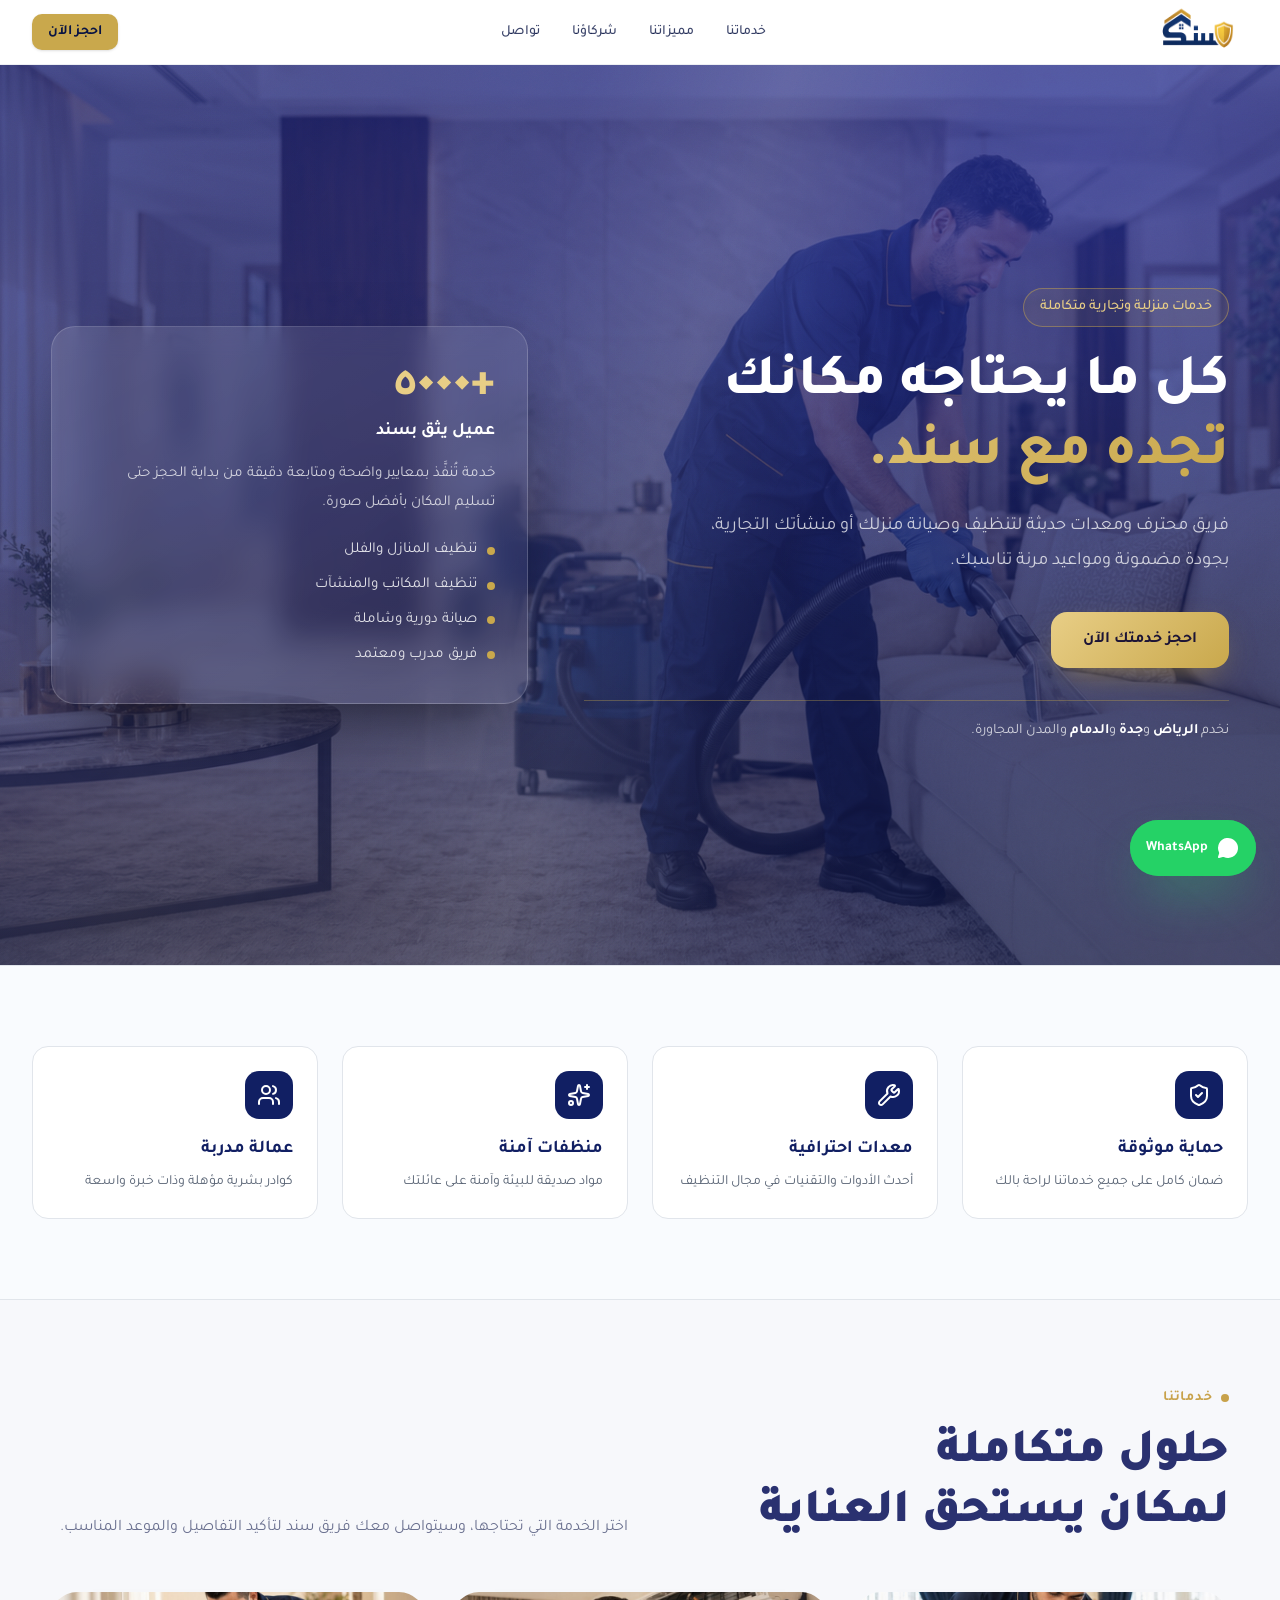
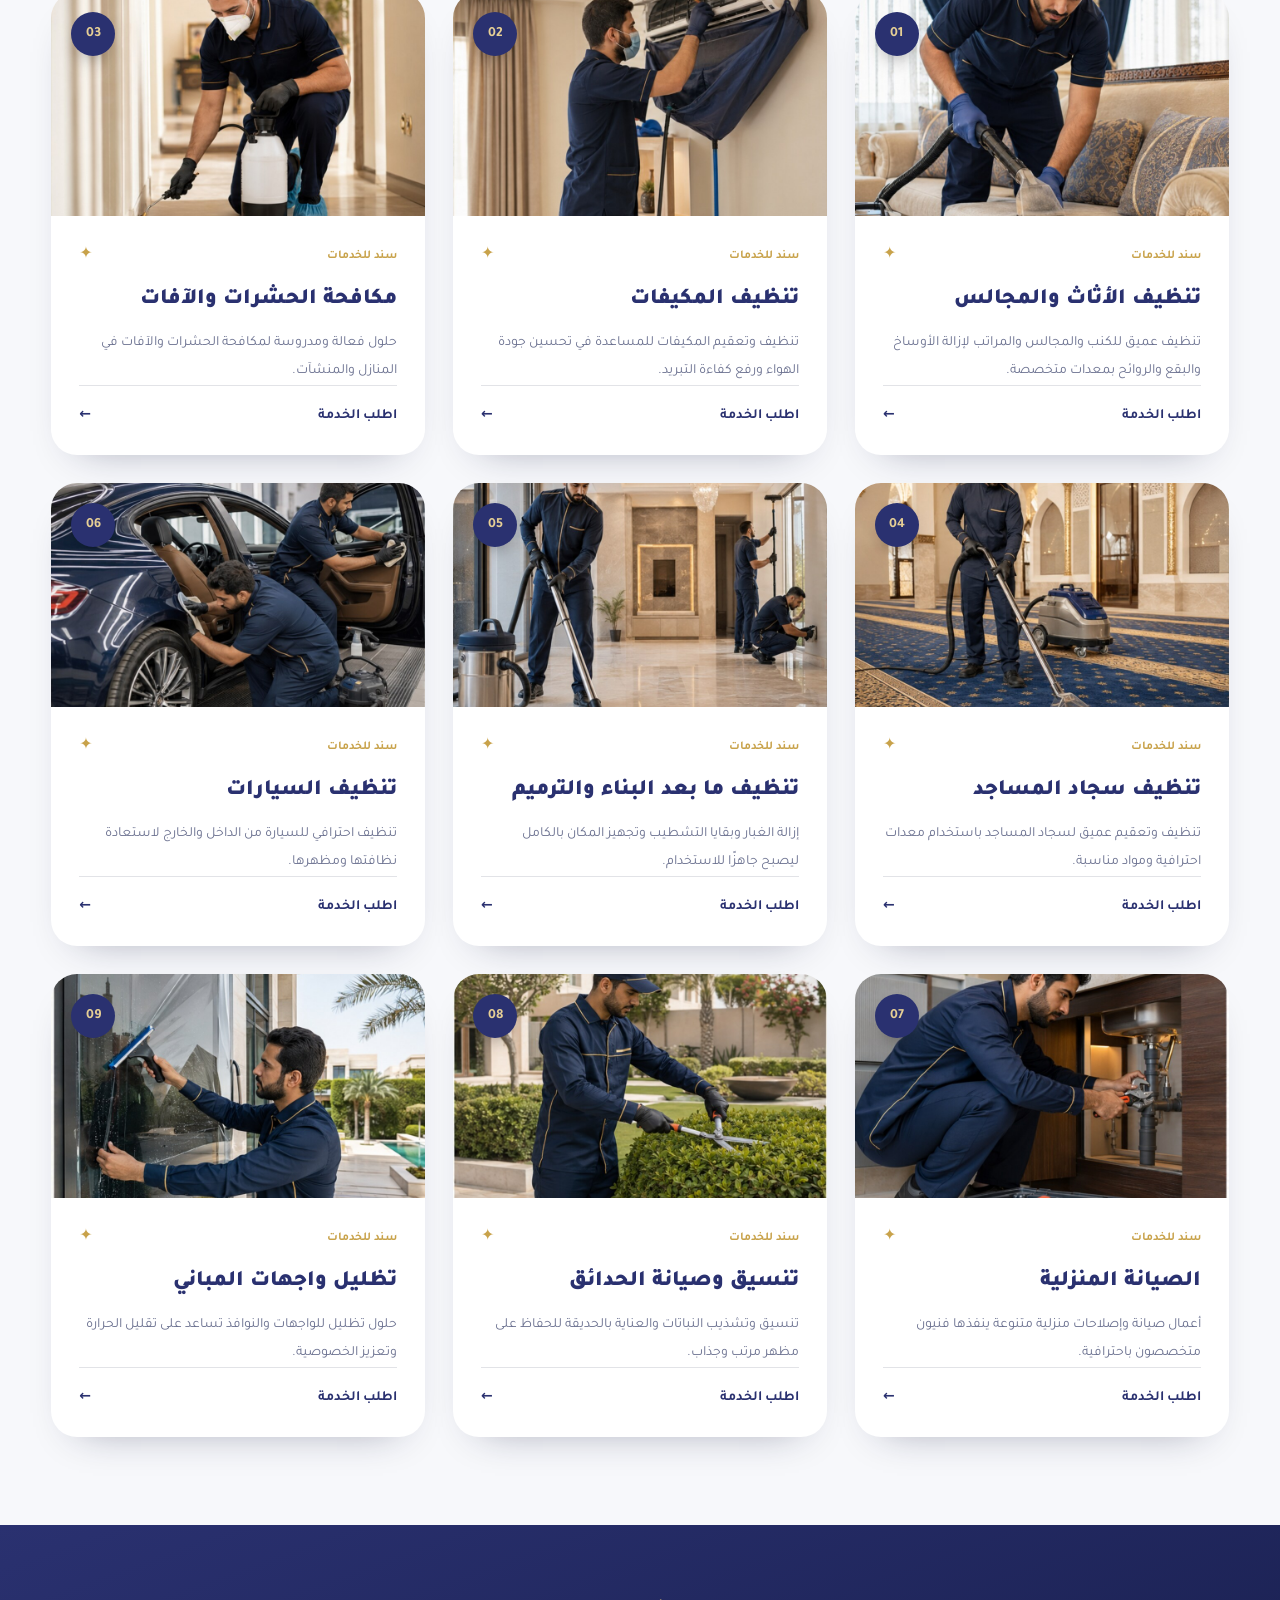
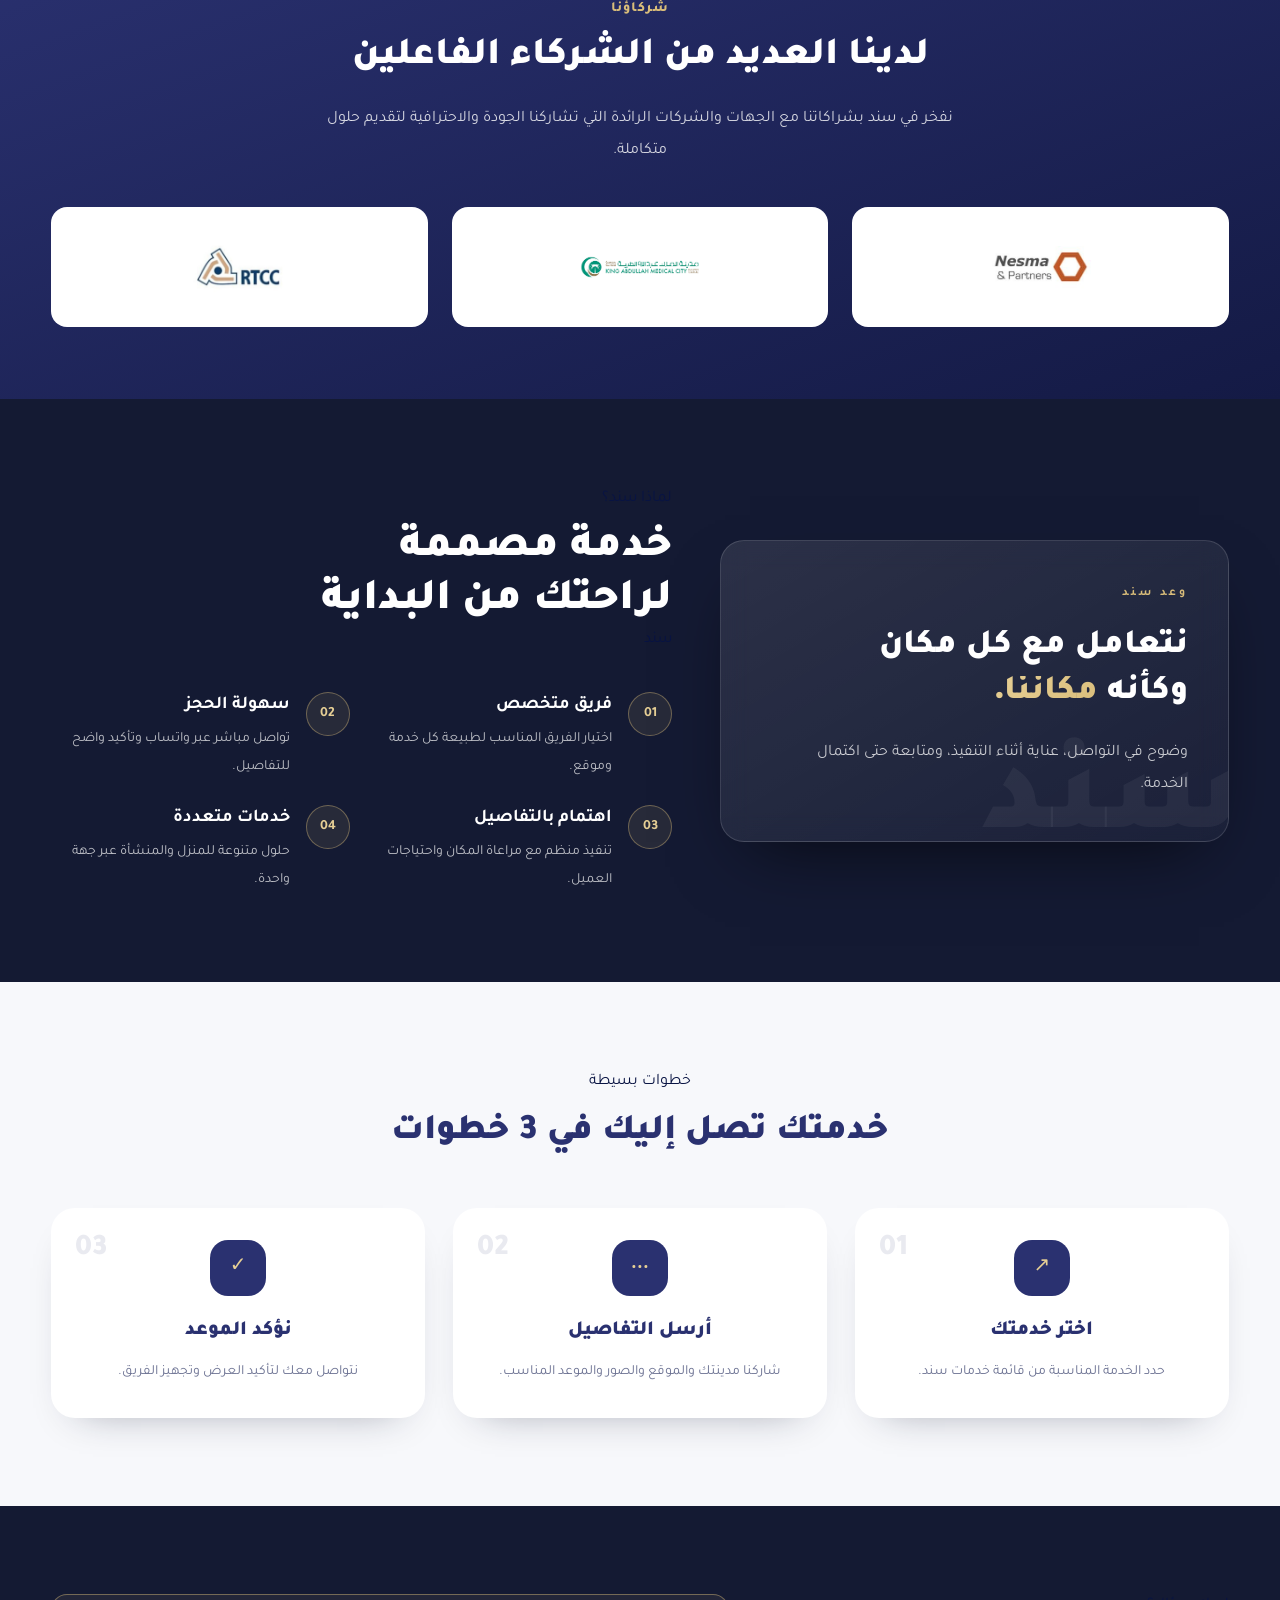
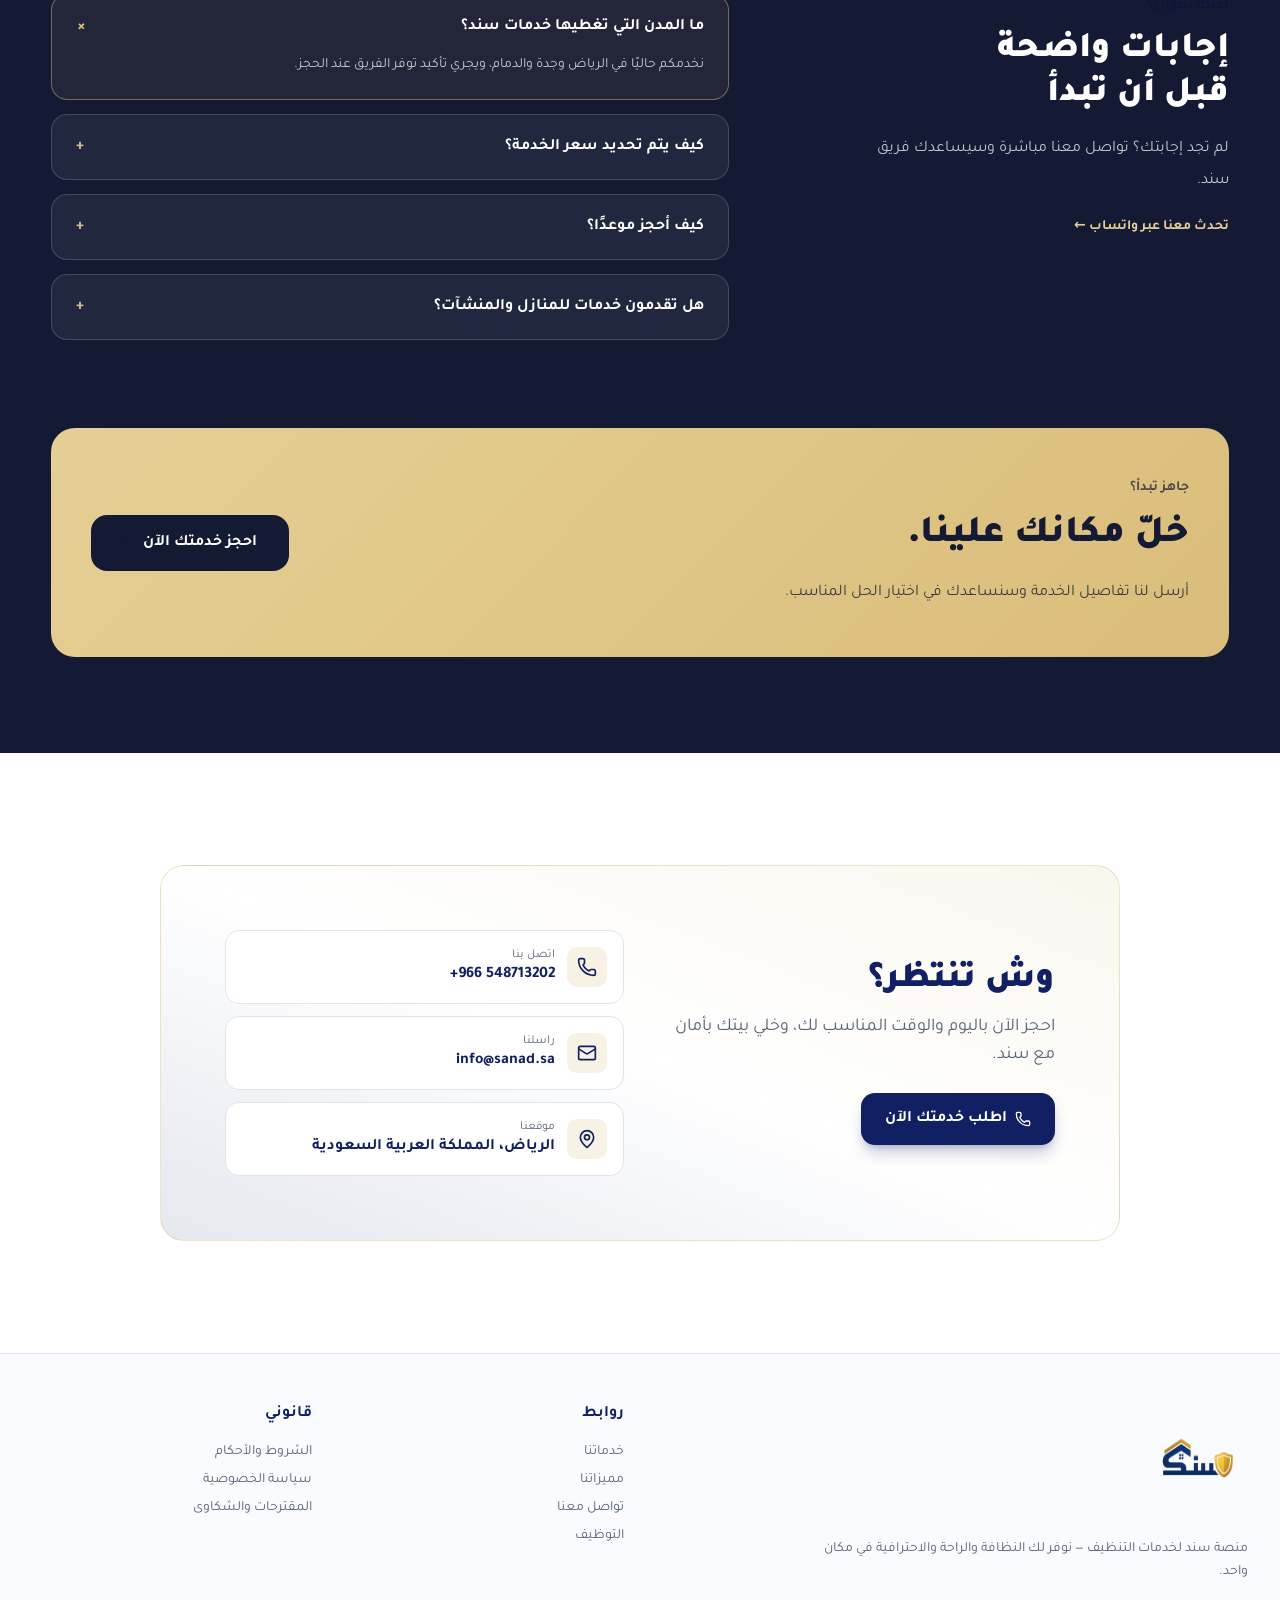
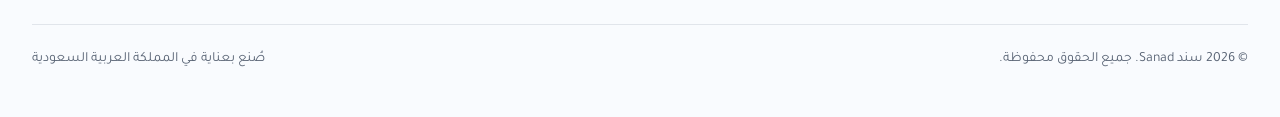
<file: index.html>
<!DOCTYPE html>
<html lang="ar" dir="rtl" data-tsd-source="assets/__root-3e9cccdb.tsx:116:5">

<head data-tsd-source="assets/__root-3e9cccdb.tsx:118:7">
    <meta charset="utf-8">
    <meta name="viewport" content="width=device-width, initial-scale=1">
    <link rel="stylesheet" href="assets/styles-c99f2f82.css" data-precedence="default">
    <link rel="stylesheet" href="https://fonts.googleapis.comassets/css2-e9511408.css?family=Tajawal:wght@400;500;700;900&amp;display=swap" data-precedence="default">
    <title>سند | خدمات العقار والصيانة المنزلية</title>
    <meta name="description" content="سند — منصة موثوقة لخدمات العقار والصيانة المنزلية في المملكة العربية السعودية. نوفر لك الحماية والراحة في منزلك.">
    <meta name="author" content="Sanad">
    <meta property="og:title" content="سند | خدمات العقار والصيانة المنزلية">
    <meta property="og:description" content="منصة موثوقة لخدمات العقار والصيانة المنزلية.">
    <meta property="og:type" content="website">
    <meta name="twitter:card" content="summary_large_image">
    <meta name="theme-color" content="#1a237e">
    <link rel="icon" href="/favicon.ico" type="image/x-icon">

    <!-- in <head> -->
<link rel="preconnect" href="https://fonts.googleapis.com">
<link rel="preconnect" href="https://fonts.gstatic.com" crossorigin>
<link href="https://fonts.googleapis.com/css2?family=Tajawal:wght@400;500;700;800&display=swap" rel="stylesheet">

<style>
  /*Hero*/
:root{
  --navy:#1a237e;
  --navy-deep:#101643;
  --navy-soft:#2a35a6;
  --gold:#C9A84C;
  --gold-light:#E8CE86;
}
*{box-sizing:border-box}
body{margin:0}

.sanad-hero{
  position:relative;
  min-height:100svh;
  display:flex;
  align-items:center;
  overflow:hidden;
  direction:rtl;
  font-family:'Tajawal',system-ui,sans-serif;
  color:#fff;
  background:
    radial-gradient(120% 90% at 85% 10%, rgba(42,53,166,.85) 0%, transparent 60%),
    radial-gradient(90% 70% at 10% 95%, rgba(201,168,76,.18) 0%, transparent 65%),
    linear-gradient(160deg, var(--navy) 0%, var(--navy-deep) 100%);
}
/* diagonal light sweep */
.sanad-hero::before{
  content:"";
  position:absolute;
  inset:-20% -10%;
  background:linear-gradient(115deg, transparent 40%, rgba(255,255,255,.10) 50%, transparent 60%);
  transform:rotate(-6deg);
  pointer-events:none;
}
/* optional photo layer */
.sanad-hero__photo{
  position:absolute;inset:0;
  background-image:url('assets/Image/sanad-hero.png');
  background-size:cover;background-position:center;
  opacity:.25;pointer-events:none;
}
/* film grain */
.sanad-hero__grain{
  position:absolute;inset:0;pointer-events:none;
  opacity:.3;mix-blend-mode:overlay;
  background-image:url("data:image/svg+xml,%3Csvg xmlns='http://www.w3.org/2000/svg' width='140' height='140'%3E%3Cfilter id='n'%3E%3CfeTurbulence type='fractalNoise' baseFrequency='.85' numOctaves='3'/%3E%3C/filter%3E%3Crect width='140' height='140' filter='url(%23n)' opacity='.2'/%3E%3C/svg%3E");
}

.sanad-hero__inner{
  position:relative;z-index:2;
  width:92%;max-width:1180px;margin:0 auto;
  display:grid;grid-template-columns:1.15fr .85fr;
  align-items:center;gap:56px;padding:96px 0;
}
.sanad-badge{
  display:inline-flex;align-items:center;gap:10px;
  border:1px solid rgba(201,168,76,.45);
  background:rgba(201,168,76,.10);
  color:var(--gold-light);
  padding:8px 16px;border-radius:999px;font-size:.9rem;font-weight:500;
}
.sanad-title{
  margin:24px 0 0;font-size:clamp(2rem,4.6vw,3.6rem);
  font-weight:800;line-height:1.2;
}
.sanad-title span{
  display:block;
  background:linear-gradient(135deg,var(--gold-light),var(--gold));
  -webkit-background-clip:text;background-clip:text;color:transparent;
}
.sanad-sub{
  margin:20px 0 0;max-width:56ch;
  font-size:clamp(1rem,1.5vw,1.15rem);
  line-height:1.9;color:rgba(255,255,255,.75);
}
.sanad-cta{display:flex;flex-wrap:wrap;gap:14px;margin-top:32px}
.sanad-btn{
  padding:16px 32px;border-radius:16px;font-weight:700;font-size:1rem;
  text-decoration:none;display:inline-block;transition:transform .2s ease;
}
.sanad-btn:hover{transform:translateY(-2px)}
.sanad-btn--gold{
  background:linear-gradient(135deg,var(--gold-light),var(--gold));
  color:#1c1436;
  box-shadow:0 14px 34px -12px rgba(201,168,76,.65);
}
.sanad-btn--ghost{
  border:1px solid rgba(255,255,255,.16);
  background:rgba(255,255,255,.06);
  color:#fff;backdrop-filter:blur(8px);
}
.sanad-note{
  margin-top:32px;padding-top:20px;
  border-top:1px solid rgba(201,168,76,.35);
  font-size:.9rem;color:rgba(255,255,255,.75);
}
.sanad-note b{color:#fff}

.sanad-card{
  border-radius:24px;padding:36px 32px;
  background:linear-gradient(150deg, rgba(255,255,255,.12), rgba(255,255,255,.04));
  border:1px solid rgba(255,255,255,.16);
  backdrop-filter:blur(14px);
  box-shadow:0 30px 70px -30px rgba(0,0,0,.7);
}
.sanad-card__num{margin:0;font-size:3rem;font-weight:800;line-height:1;color:var(--gold-light)}
.sanad-card__label{margin:8px 0 0;font-size:1.1rem;font-weight:700}
.sanad-card__text{margin:14px 0 0;line-height:1.9;color:rgba(255,255,255,.75);font-size:.95rem}
.sanad-list{list-style:none;margin:22px 0 0;padding:0;display:grid;gap:12px}
.sanad-list li{display:flex;align-items:center;gap:10px;font-size:.95rem;color:rgba(255,255,255,.85)}
.sanad-list li::before{
  content:"";width:8px;height:8px;border-radius:50%;
  background:var(--gold);flex:0 0 auto;
}
@media (max-width:900px){
  .sanad-hero__inner{grid-template-columns:1fr;gap:38px;padding:88px 0 60px}
}

/*Services*/

.section.services{ padding:88px 0; background:#f7f8fb; }
.container{ width:92%; max-width:1180px; margin-inline:auto; }

/* head */
.section-head{ display:grid; gap:24px; align-items:end; margin-bottom:48px; }
@media(min-width:900px){ .section-head{ grid-template-columns:1fr 1fr; } }
.section-head .eyebrow{ display:inline-flex; align-items:center; gap:8px;
  font-size:14px; font-weight:700; letter-spacing:.06em; color:#c8a24a; }
.section-head .eyebrow i{ width:8px; height:8px; border-radius:50%; background:#c8a24a; }
.section-head h2{ margin:12px 0 0; font-size:clamp(28px,4vw,48px); font-weight:900;
  line-height:1.25; color:#2a3170; }
.section-head p{ margin:0; line-height:2; color:#6b7190; }

/* grid */
.service-grid{ display:grid; gap:28px; grid-template-columns:1fr; }
@media(min-width:700px){ .service-grid{ grid-template-columns:repeat(2,1fr); } }
@media(min-width:1024px){ .service-grid{ grid-template-columns:repeat(3,1fr); } }

/* card */
.service-card{ display:flex; flex-direction:column; overflow:hidden; border-radius:26px;
  background:#fff; box-shadow:0 18px 40px -28px rgba(20,25,60,.45);
  transition:transform .35s ease, background .35s ease, box-shadow .35s ease; }
.service-card:hover{ transform:translateY(-6px);
  background:linear-gradient(160deg,#3b4390,#2a3170);
  box-shadow:0 30px 60px -28px rgba(20,25,60,.7); }

.service-image{ position:relative; }
.service-image img{ width:100%; height:224px; object-fit:cover; display:block; }
.service-image span{ position:absolute; inset-inline-end:20px; top:20px;
  width:44px; height:44px; display:grid; place-items:center; border-radius:50%;
  background:#2a3170; color:#e6cf95; font-size:14px; font-weight:700;
  box-shadow:0 10px 20px -10px rgba(0,0,0,.5); }

.service-body{ display:flex; flex-direction:column; flex:1; padding:28px; }
.service-top{ display:flex; align-items:center; justify-content:space-between; }
.service-top span{ font-size:12px; font-weight:700; color:#c8a24a; }
.service-top i{ font-style:normal; color:#c8a24a; }

.service-body h3{ margin:16px 0 0; font-size:22px; font-weight:900; color:#2a3170;
  transition:color .35s; }
.service-body > p{ margin:12px 0 0; font-size:14px; line-height:2; color:#6b7190;
  transition:color .35s; }

.service-body a{ margin-top:auto; padding-top:20px; display:flex; align-items:center;
  justify-content:space-between; border-top:1px solid rgba(20,25,60,.12);
  font-size:14px; font-weight:700; color:#2a3170; text-decoration:none;
  transition:color .35s, border-color .35s; }
.service-body a span{ transition:transform .35s; }

.service-card:hover h3{ color:#fff; }
.service-card:hover > .service-body > p{ color:rgba(255,255,255,.78); }
.service-card:hover .service-body a{ color:#e6cf95; border-color:rgba(255,255,255,.22); }
.service-card:hover .service-body a span{ transform:translateX(-6px); }


/**/
.partners{ padding:72px 0; background:linear-gradient(160deg,#2a3170,#141a45); color:#fff; }
.partners .container{ width:92%; max-width:1180px; margin-inline:auto; }

.partners__head{ text-align:center; }
.partners__head .eyebrow{
  display:inline-block; font-size:14px; font-weight:800; letter-spacing:.08em; color:#d9bd7a; }
.partners__head h2{ margin:8px 0 0; font-size:clamp(1.7rem,3vw,2.4rem); font-weight:900; }
.partners__head p{ margin:16px auto 0; max-width:640px; line-height:2; color:rgba(255,255,255,.8); }

.partners__grid{
  margin-top:40px; display:grid; gap:24px;
  grid-template-columns:repeat(auto-fit,minmax(200px,1fr));
}

.partner-card{
  display:grid; place-items:center;
  min-height:120px; padding:20px;
  border-radius:16px;
  border:1px solid rgba(255,255,255,.15);
  background:#fff;                     /* logos stay readable */
  transition:transform .35s, box-shadow .35s, border-color .35s;
}
.partner-card:hover{
  transform:translateY(-4px);
  border-color:rgba(217,189,122,.6);
  box-shadow:0 24px 50px -28px rgba(0,0,0,.6);
}
.partner-card img{
  max-width:100%; max-height:70px;
  width:auto; height:auto;
  object-fit:contain;                  /* no cropping / stretching */
}
/**/
/* WHY */
.section.why{ padding:88px 0; background:#141a33; }
.why-grid{ display:grid; gap:48px; align-items:center; }
@media(min-width:1000px){ .why-grid{ grid-template-columns:0.9fr 1.1fr; } }
.why-panel{
  position:relative; overflow:hidden; border-radius:24px; padding:40px;
  background:linear-gradient(150deg,rgba(255,255,255,.10),rgba(255,255,255,.03));
  border:1px solid rgba(255,255,255,.14);
  backdrop-filter:blur(14px);
  box-shadow:0 30px 70px -30px rgba(0,0,0,.7);
}
.mini-label{ font-size:12px; font-weight:700; letter-spacing:.25em; color:#d9bd7a; }
.why-panel blockquote{ margin:20px 0 0; font-size:34px; font-weight:900; line-height:1.35; color:#fff; }
.why-panel blockquote em{
  font-style:normal;
  background:linear-gradient(135deg,#e6cf95,#d9bd7a);
  -webkit-background-clip:text; background-clip:text; color:transparent;
}
.why-panel > p{ margin-top:20px; max-width:46ch; line-height:2; color:rgba(255,255,255,.75); }
.why-panel .pattern{
  position:absolute; inset-inline-start:-16px; bottom:-32px;
  font-size:128px; font-weight:900; line-height:1; color:rgba(255,255,255,.05);
  pointer-events:none; user-select:none;
}
.why-content h2{ margin-top:12px; font-size:44px; font-weight:900; line-height:1.2; color:#fff; }
.benefits{ display:grid; gap:24px; margin-top:40px; }
@media(min-width:640px){ .benefits{ grid-template-columns:1fr 1fr; } }
.benefits > div{ display:flex; gap:16px; }
.benefits span{
  flex:0 0 44px; height:44px; display:grid; place-items:center; border-radius:50%;
  border:1px solid rgba(217,189,122,.4); background:rgba(217,189,122,.1);
  font-size:14px; font-weight:700; color:#e6cf95;
}
.benefits h3{ margin:0; font-size:18px; font-weight:700; color:#fff; }
.benefits section p{ margin-top:6px; font-size:14px; line-height:2; color:rgba(255,255,255,.72); }

/* STEPS */
.section.steps{ padding:88px 0; background:#f7f8fb; }
.center-head{ text-align:center; }
.center-head h2{ margin-top:12px; font-size:36px; font-weight:900; color:#2a3170; }
.steps-grid{ display:grid; gap:28px; margin-top:48px; }
@media(min-width:900px){ .steps-grid{ grid-template-columns:repeat(3,1fr); } }
.steps-grid article{
  position:relative; text-align:center; border-radius:24px; padding:32px; background:#fff;
  box-shadow:0 18px 40px -28px rgba(20,26,51,.45);
  transition:transform .35s, box-shadow .35s, background .35s;
}
.steps-grid article:hover{
  transform:translateY(-6px);
  background:linear-gradient(160deg,#39407e,#2a3170);
  box-shadow:0 30px 60px -28px rgba(20,26,51,.7);
}
.steps-grid article:hover h3{ color:#fff; }
.steps-grid article:hover p{ color:rgba(255,255,255,.78); }
.steps-grid b{ position:absolute; inset-inline-end:24px; top:20px; font-size:30px; font-weight:900; color:rgba(42,49,112,.1); }
.step-icon{
  width:56px; height:56px; margin-inline:auto; display:grid; place-items:center;
  border-radius:18px; background:#2a3170; color:#e6cf95; font-size:20px;
}
.steps-grid h3{ margin-top:20px; font-size:20px; font-weight:900; color:#2a3170; transition:color .35s; }
.steps-grid p{ margin-top:12px; font-size:14px; line-height:2; color:#6b7192; transition:color .35s; }

/* FAQ */
.section.faq{ padding:88px 0; background:#141a33; }
.faq-grid{ display:grid; gap:48px; }
@media(min-width:1000px){ .faq-grid{ grid-template-columns:0.8fr 1.2fr; } }
.faq-grid h2{ margin-top:12px; font-size:36px; font-weight:900; line-height:1.2; color:#fff; }
.faq-grid > div > p{ margin-top:16px; max-width:42ch; line-height:2; color:rgba(255,255,255,.75); }
.text-link{ display:inline-block; margin-top:20px; font-size:14px; font-weight:700; color:#e6cf95; text-decoration:none; }
.faq-list{ display:grid; gap:14px; }
.faq-list details{
  border-radius:16px; padding:20px 24px;
  border:1px solid rgba(255,255,255,.16); background:rgba(255,255,255,.06);
  transition:border-color .3s, background .3s;
}
.faq-list details[open]{ border-color:rgba(217,189,122,.45); background:rgba(217,189,122,.08); }
.faq-list summary{
  display:flex; align-items:center; justify-content:space-between; gap:16px;
  cursor:pointer; list-style:none; font-size:16px; font-weight:700; color:#fff;
}
.faq-list summary::-webkit-details-marker{ display:none; }
.faq-list summary span{ color:#d9bd7a; transition:transform .3s; }
.faq-list details[open] summary span{ transform:rotate(45deg); }
.faq-list details p{ margin-top:12px; font-size:14px; line-height:2; color:rgba(255,255,255,.75); }

/* CTA */
.cta{ padding-bottom:96px; background:#141a33; }
.cta-inner{
  display:grid; gap:32px; align-items:center; padding:48px 40px; border-radius:24px;
  background:linear-gradient(135deg,#e6cf95,#d9bd7a);
}
@media(min-width:900px){ .cta-inner{ grid-template-columns:1fr auto; } }
.cta-inner span{ font-size:14px; font-weight:700; color:rgba(20,26,51,.7); }
.cta-inner h2{ margin-top:8px; font-size:38px; font-weight:900; color:#141a33; }
.cta-inner > div > p{ margin-top:12px; max-width:48ch; line-height:2; color:rgba(20,26,51,.8); }
.btn-light{
  display:inline-flex; align-items:center; gap:8px; justify-self:start;
  padding:16px 32px; border-radius:16px; background:#141a33; color:#fff;
  font-size:16px; font-weight:700; text-decoration:none; transition:transform .3s;
}
@media(min-width:900px){ .btn-light{ justify-self:end; } }
.btn-light:hover{ transform:translateY(-2px); }

/* responsive */
/* ============ RESPONSIVE LAYER (sizing only) ============ */
html { -webkit-text-size-adjust: 100%; }
html, body { max-width: 100%; overflow-x: hidden; }
img, svg, video { max-width: 100%; height: auto; }

/* fluid typography for fixed-px headings */
.why-content h2 { font-size: clamp(26px, 5.2vw, 44px); }
.why-panel blockquote { font-size: clamp(22px, 4.6vw, 34px); }
.why-panel .pattern { font-size: clamp(72px, 18vw, 128px); }
.center-head h2, .faq-grid h2 { font-size: clamp(24px, 5vw, 36px); }
.cta-inner h2 { font-size: clamp(24px, 5vw, 38px); }
.service-body h3 { font-size: clamp(18px, 4.4vw, 22px); }
.sanad-card__num { font-size: clamp(2.2rem, 8vw, 3rem); }

@media (max-width: 900px) {
  .section.services, .section.why, .section.steps, .section.faq { padding: 56px 0; }
  .partners { padding: 48px 0; }
  .cta { padding-bottom: 56px; }
  .container, .partners .container, .sanad-hero__inner { width: 90%; }
  .why-grid, .faq-grid { gap: 32px; }
  .why-panel { padding: 28px; }
  .cta-inner { padding: 32px 24px; }
  .service-image img { height: 200px; }
}

@media (max-width: 640px) {
  .section.services, .section.why, .section.steps, .section.faq { padding: 44px 0; }
  .container, .partners .container, .sanad-hero__inner { width: 92%; }
  .section-head { margin-bottom: 32px; gap: 16px; }
  .service-grid, .steps-grid, .benefits, .partners__grid { gap: 18px; }
  .service-body { padding: 20px; }
  .service-image img { height: 180px; }
  .service-image span { width: 38px; height: 38px; font-size: 12px; inset-inline-end: 14px; top: 14px; }
  .steps-grid article { padding: 24px; }
  .steps-grid b { inset-inline-end: 16px; top: 14px; font-size: 24px; }
  .why-panel { padding: 22px; border-radius: 20px; }
  .faq-list details { padding: 16px 18px; }
  .faq-list summary { font-size: 15px; gap: 12px; }
  .partners__grid { grid-template-columns: repeat(auto-fit, minmax(140px, 1fr)); }
  .partner-card { min-height: 96px; padding: 14px; }
  .partner-card img { max-height: 54px; }
  .cta-inner { padding: 26px 20px; border-radius: 20px; }
  .btn-light, .sanad-btn { width: 100%; justify-content: center; text-align: center; padding: 14px 20px; }
  .sanad-cta { gap: 10px; }
  .sanad-card { padding: 24px 20px; }
  .sanad-hero { min-height: auto; }
  .sanad-hero__inner { padding: 64px 0 48px; gap: 28px; }
}

@media (max-width: 380px) {
  .service-body a, .faq-list summary { font-size: 13px; }
  .benefits > div { gap: 12px; }
  .benefits span { flex-basis: 38px; height: 38px; }
}

@media (hover: none) {
  .service-card:hover, .steps-grid article:hover, .partner-card:hover,
  .sanad-btn:hover, .btn-light:hover { transform: none; }
}



</style>
    <!---->

<!-- Meta Pixel Code -->
<script>
!function(f,b,e,v,n,t,s)
{if(f.fbq)return;n=f.fbq=function(){n.callMethod?
n.callMethod.apply(n,arguments):n.queue.push(arguments)};
if(!f._fbq)f._fbq=n;n.push=n;n.loaded=!0;n.version='2.0';
n.queue=[];t=b.createElement(e);t.async=!0;
t.src=v;s=b.getElementsByTagName(e)[0];
s.parentNode.insertBefore(t,s)}(window, document,'script',
'https://connect.facebook.net/en_US/fbevents.js');
fbq('init', '1604035391293971');
fbq('track', 'PageView');
</script>
<noscript><img height="1" width="1" style="display:none"
src="https://www.facebook.com/tr?id=1604035391293971&ev=PageView&noscript=1"
/></noscript>
<!-- End Meta Pixel Code -->

<!-- TikTok Pixel Code Start -->
<script>
!function (w, d, t) {
    w.TiktokAnalyticsObject=t;var ttq=w[t]=w[t]||[];ttq.methods=["page","track","identify","instances","debug","on","off","once","ready","alias","group","enableCookie","disableCookie","holdConsent","revokeConsent","grantConsent"],ttq.setAndDefer=function(t,e){t[e]=function(){t.push([e].concat(Array.prototype.slice.call(arguments,0)))}};for(var i=0;i<ttq.methods.length;i++)ttq.setAndDefer(ttq,ttq.methods[i]);ttq.instance=function(t){for(
var e=ttq._i[t]||[],n=0;n<ttq.methods.length;n++)ttq.setAndDefer(e,ttq.methods[n]);return e},ttq.load=function(e,n){var r="https://analytics.tiktok.com/i18n/pixel/events.js",o=n&&n.partner;ttq._i=ttq._i||{},ttq._i[e]=[],ttq._i[e]._u=r,ttq._t=ttq._t||{},ttq._t[e]=+new Date,ttq._o=ttq._o||{},ttq._o[e]=n||{};n=document.createElement("script")
;n.type="text/javascript",n.async=!0,n.src=r+"?sdkid="+e+"&lib="+t;e=document.getElementsByTagName("script")[0];e.parentNode.insertBefore(n,e)};


    ttq.load('D9GEBHBC77U67C7IKEJ0');
    ttq.page();
}(window, document, 'ttq');
</script>
<!-- TikTok Pixel Code End -->

<!-- Google tag (gtag.js) -->
<script async src="https://www.googletagmanager.com/gtag/js?id=G-DPH1C7GE0Z"></script>
<script>
  window.dataLayer = window.dataLayer || [];
  function gtag(){dataLayer.push(arguments);}
  gtag('js', new Date());

  gtag('config', 'G-DPH1C7GE0Z');
</script>
<!-- Google tag (gtag.js) End -->

<!-- Google Tag Manager -->
<script>(function(w,d,s,l,i){w[l]=w[l]||[];w[l].push({'gtm.start':
new Date().getTime(),event:'gtm.js'});var f=d.getElementsByTagName(s)[0],
j=d.createElement(s),dl=l!='dataLayer'?'&l='+l:'';j.async=true;j.src=
'https://www.googletagmanager.com/gtm.js?id='+i+dl;f.parentNode.insertBefore(j,f);
})(window,document,'script','dataLayer','GTM-5ZS6JNN5');</script>
<!-- End Google Tag Manager -->

<!-- Google Tag Manager (noscript) -->
<noscript>
  <iframe src="https://www.googletagmanager.com/ns.html?id=GTM-5ZS6JNN5"
height="0" width="0" style="display:none;visibility:hidden"></iframe>
</noscript>
<!-- End Google Tag Manager (noscript) -->

</head>

<body data-tsd-source="assets/__root-3e9cccdb.tsx:121:7">
    <!--$-->
    <div class="min-h-screen bg-background text-foreground" dir="rtl" data-tsd-source="assets/index-b7a8ec6f.tsx:194:10">

        <!-- Header -->
        <header class="sticky top-0 z-50 border-b border-border/60 bg-background/85 backdrop-blur" data-tsd-source="assets/index-b7a8ec6f.tsx:196:7">
            <div class="mx-auto flex h-16 max-w-7xl items-center justify-between px-4 md:px-8" data-tsd-source="assets/index-b7a8ec6f.tsx:197:9">
                <div class="flex items-center gap-2" data-tsd-source="assets/index-b7a8ec6f.tsx:198:11">
                    <div  class="grid h-14 w-14 place-items-center rounded-lg bg-white text-primary" data-tsd-source="assets/index-b7a8ec6f.tsx:199:13">
                        <img style="height: 120px; width:100px " src="assets/sanadLogo.png" alt="شعار سند" class="h-12 w-12 object-contain">
                    </div>
                    <!--<span class="text-2xl font-black tracking-tight text-primary" data-tsd-source="assets/index-b7a8ec6f.tsx:202:13">سند</span>-->
                </div>
                <nav class="hidden items-center gap-8 text-sm font-medium text-foreground/80 md:flex" data-tsd-source="assets/index-b7a8ec6f.tsx:206:11">
                    <a href="#services" class="transition-colors hover:text-primary" data-tsd-source="assets/index-b7a8ec6f.tsx:207:13">خدماتنا</a>
                    <a href="#features" class="transition-colors hover:text-primary" data-tsd-source="assets/index-b7a8ec6f.tsx:208:13">مميزاتنا</a>
                    <a href="#partners" class="transition-colors hover:text-primary" data-tsd-source="assets/index-b7a8ec6f.tsx:209:13">شركاؤنا</a>
                    <a href="https://wa.me/+966548713202?text=%D9%85%D8%B1%D8%AD%D8%A8%D9%8B%D8%A7%20%D8%B3%D9%86%D8%AF%D8%8C%20%D8%A3%D8%B1%D8%BA%D8%A8%20%D8%A8%D8%A7%D9%84%D8%A7%D8%B3%D8%AA%D9%81%D8%B3%D8%A7%D8%B1%20%D8%B9%D9%86%20%D8%AE%D8%AF%D9%85%D8%A7%D8%AA%D9%83%D9%85."
                                        class="transition-colors hover:text-primary" data-tsd-source="assets/index-b7a8ec6f.tsx:210:13">تواصل</a>
                </nav>
                <div class="flex items-center gap-2" data-tsd-source="assets/index-b7a8ec6f.tsx:212:11">
                    <a href="https://wa.me/+966548713202?text=%D9%85%D8%B1%D8%AD%D8%A8%D9%8B%D8%A7%20%D8%B3%D9%86%D8%AF%D8%8C%20%D8%A3%D8%B1%D8%BA%D8%A8%20%D8%A8%D8%A7%D9%84%D8%A7%D8%B3%D8%AA%D9%81%D8%B3%D8%A7%D8%B1%20%D8%B9%D9%86%20%D8%AE%D8%AF%D9%85%D8%A7%D8%AA%D9%83%D9%85."
                            class="inline-flex items-center gap-2 rounded-lg bg-gold px-4 py-2 text-sm font-bold text-gold-foreground shadow-sm transition hover:brightness-95" data-tsd-source="assets/index-b7a8ec6f.tsx:213:13">احجز الآن</a>
                    <!--<a href="index-en.html" aria-label="English" class="inline-flex items-center gap-1.5 rounded-lg border border-border bg-background px-3 py-2 text-sm font-bold text-primary transition hover:bg-secondary">
                        <svg xmlns="http://www.w3.org/2000/svg" width="24" height="24" viewBox="0 0 24 24" fill="none" stroke="currentColor" stroke-width="2" stroke-linecap="round" stroke-linejoin="round" class="lucide lucide-languages h-4 w-4" aria-hidden="true" data-tsd-source="assets/index-b7a8ec6f.tsx:217:15">
                            <path d="m5 8 6 6"></path>
                            <path d="m4 14 6-6 2-3"></path>
                            <path d="M2 5h12"></path>
                            <path d="M7 2h1"></path>
                            <path d="m22 22-5-10-5 10"></path>
                            <path d="M14 18h6"></path>
                        </svg>
                        English
                    </a>-->
                </div>
            </div>
        </header>


        <!-- Hero Section -->
        <section class="sanad-hero">
  <div class="sanad-hero__photo" aria-hidden="true"></div>
  <div class="sanad-hero__grain" aria-hidden="true"></div>

  <div class="sanad-hero__inner">
    <div>
      <span class="sanad-badge">خدمات منزلية وتجارية متكاملة</span>

      <h1 class="sanad-title">
        كل ما يحتاجه مكانك
        <span>تجده مع سند.</span>
      </h1>

      <p class="sanad-sub">
        فريق محترف ومعدات حديثة لتنظيف وصيانة منزلك أو منشأتك التجارية، بجودة مضمونة ومواعيد مرنة تناسبك.
      </p>

      <div class="sanad-cta">
        <a href="https://wa.me/+966548713202?text=%D9%85%D8%B1%D8%AD%D8%A8%D9%8B%D8%A7%20%D8%B3%D9%86%D8%AF%D8%8C%20%D8%A3%D8%B1%D8%BA%D8%A8%20%D8%A8%D8%A7%D9%84%D8%A7%D8%B3%D8%AA%D9%81%D8%B3%D8%A7%D8%B1%20%D8%B9%D9%86%20%D8%AE%D8%AF%D9%85%D8%A7%D8%AA%D9%83%D9%85."
                class="sanad-btn sanad-btn--gold">احجز خدمتك الآن</a>
                <!--        <a href="#services" class="sanad-btn sanad-btn--ghost">تعرّف على خدماتنا</a>
                -->
      </div>

      <p class="sanad-note">
        نخدم <b>الرياض</b> و<b>جدة</b> و<b>الدمام</b> والمدن المجاورة.
      </p>
    </div>

    <aside class="sanad-card" id="services">
      <p class="sanad-card__num">+٥٠٠٠</p>
      <p class="sanad-card__label">عميل يثق بسند</p>
      <p class="sanad-card__text">
        خدمة تُنفَّذ بمعايير واضحة ومتابعة دقيقة من بداية الحجز حتى تسليم المكان بأفضل صورة.
      </p>
      <ul class="sanad-list">
        <li>تنظيف المنازل والفلل</li>
        <li>تنظيف المكاتب والمنشآت</li>
        <li>صيانة دورية وشاملة</li>
        <li>فريق مدرب ومعتمد</li>
      </ul>
    </aside>
  </div>
        </section>


        <!-- Features Section -->
        <section id="features" class="border-y border-border bg-secondary/40 py-16 md:py-20" data-tsd-source="assets/index-b7a8ec6f.tsx:278:7">
            <div class="mx-auto max-w-7xl px-4 md:px-8" data-tsd-source="assets/index-b7a8ec6f.tsx:279:9">
                <div class="grid gap-6 sm:grid-cols-2 lg:grid-cols-4" data-tsd-source="assets/index-b7a8ec6f.tsx:280:11">
                    <div class="group rounded-2xl border border-border bg-card p-6 transition hover:border-gold/60 hover:shadow-lg" data-tsd-source="assets/index-b7a8ec6f.tsx:286:20">
                        <div class="mb-4 grid h-12 w-12 place-items-center rounded-xl bg-primary text-primary-foreground transition group-hover:bg-gold group-hover:text-gold-foreground" data-tsd-source="assets/index-b7a8ec6f.tsx:287:19">
                            <svg xmlns="http://www.w3.org/2000/svg" width="24" height="24" viewBox="0 0 24 24" fill="none" stroke="currentColor" stroke-width="2" stroke-linecap="round" stroke-linejoin="round" class="lucide lucide-shield-check h-6 w-6" aria-hidden="true" data-tsd-source="assets/index-b7a8ec6f.tsx:288:21">
                                <path d="M20 13c0 5-3.5 7.5-7.66 8.95a1 1 0 0 1-.67-.01C7.5 20.5 4 18 4 13V6a1 1 0 0 1 1-1c2 0 4.5-1.2 6.24-2.72a1.17 1.17 0 0 1 1.52 0C14.51 3.81 17 5 19 5a1 1 0 0 1 1 1z"></path>
                                <path d="m9 12 2 2 4-4"></path>
                            </svg>
                        </div>
                        <h3 class="text-lg font-bold text-primary" data-tsd-source="assets/index-b7a8ec6f.tsx:290:19">حماية موثوقة</h3>
                        <p class="mt-2 text-sm leading-relaxed text-muted-foreground" data-tsd-source="assets/index-b7a8ec6f.tsx:291:19">ضمان كامل على جميع خدماتنا لراحة بالك</p>
                    </div>
                    <div class="group rounded-2xl border border-border bg-card p-6 transition hover:border-gold/60 hover:shadow-lg" data-tsd-source="assets/index-b7a8ec6f.tsx:286:20">
                        <div class="mb-4 grid h-12 w-12 place-items-center rounded-xl bg-primary text-primary-foreground transition group-hover:bg-gold group-hover:text-gold-foreground" data-tsd-source="assets/index-b7a8ec6f.tsx:287:19">
                            <svg xmlns="http://www.w3.org/2000/svg" width="24" height="24" viewBox="0 0 24 24" fill="none" stroke="currentColor" stroke-width="2" stroke-linecap="round" stroke-linejoin="round" class="lucide lucide-wrench h-6 w-6" aria-hidden="true" data-tsd-source="assets/index-b7a8ec6f.tsx:288:21">
                                <path d="M14.7 6.3a1 1 0 0 0 0 1.4l1.6 1.6a1 1 0 0 0 1.4 0l3.106-3.105c.32-.322.863-.22.983.218a6 6 0 0 1-8.259 7.057l-7.91 7.91a1 1 0 0 1-2.999-3l7.91-7.91a6 6 0 0 1 7.057-8.259c.438.12.54.662.219.984z"></path>
                            </svg>
                        </div>
                        <h3 class="text-lg font-bold text-primary" data-tsd-source="assets/index-b7a8ec6f.tsx:290:19">معدات احترافية</h3>
                        <p class="mt-2 text-sm leading-relaxed text-muted-foreground" data-tsd-source="assets/index-b7a8ec6f.tsx:291:19">أحدث الأدوات والتقنيات في مجال التنظيف</p>
                    </div>
                    <div class="group rounded-2xl border border-border bg-card p-6 transition hover:border-gold/60 hover:shadow-lg" data-tsd-source="assets/index-b7a8ec6f.tsx:286:20">
                        <div class="mb-4 grid h-12 w-12 place-items-center rounded-xl bg-primary text-primary-foreground transition group-hover:bg-gold group-hover:text-gold-foreground" data-tsd-source="assets/index-b7a8ec6f.tsx:287:19">
                            <svg xmlns="http://www.w3.org/2000/svg" width="24" height="24" viewBox="0 0 24 24" fill="none" stroke="currentColor" stroke-width="2" stroke-linecap="round" stroke-linejoin="round" class="lucide lucide-sparkles h-6 w-6" aria-hidden="true" data-tsd-source="assets/index-b7a8ec6f.tsx:288:21">
                                <path d="M11.017 2.814a1 1 0 0 1 1.966 0l1.051 5.558a2 2 0 0 0 1.594 1.594l5.558 1.051a1 1 0 0 1 0 1.966l-5.558 1.051a2 2 0 0 0-1.594 1.594l-1.051 5.558a1 1 0 0 1-1.966 0l-1.051-5.558a2 2 0 0 0-1.594-1.594l-5.558-1.051a1 1 0 0 1 0-1.966l5.558-1.051a2 2 0 0 0 1.594-1.594z"></path>
                                <path d="M20 2v4"></path>
                                <path d="M22 4h-4"></path>
                                <circle cx="4" cy="20" r="2"></circle>
                            </svg>
                        </div>
                        <h3 class="text-lg font-bold text-primary" data-tsd-source="assets/index-b7a8ec6f.tsx:290:19">منظفات آمنة</h3>
                        <p class="mt-2 text-sm leading-relaxed text-muted-foreground" data-tsd-source="assets/index-b7a8ec6f.tsx:291:19">مواد صديقة للبيئة وآمنة على عائلتك</p>
                    </div>
                    <div class="group rounded-2xl border border-border bg-card p-6 transition hover:border-gold/60 hover:shadow-lg" data-tsd-source="assets/index-b7a8ec6f.tsx:286:20">
                        <div class="mb-4 grid h-12 w-12 place-items-center rounded-xl bg-primary text-primary-foreground transition group-hover:bg-gold group-hover:text-gold-foreground" data-tsd-source="assets/index-b7a8ec6f.tsx:287:19">
                            <svg xmlns="http://www.w3.org/2000/svg" width="24" height="24" viewBox="0 0 24 24" fill="none" stroke="currentColor" stroke-width="2" stroke-linecap="round" stroke-linejoin="round" class="lucide lucide-users h-6 w-6" aria-hidden="true" data-tsd-source="assets/index-b7a8ec6f.tsx:288:21">
                                <path d="M16 21v-2a4 4 0 0 0-4-4H6a4 4 0 0 0-4 4v2"></path>
                                <path d="M16 3.128a4 4 0 0 1 0 7.744"></path>
                                <path d="M22 21v-2a4 4 0 0 0-3-3.87"></path>
                                <circle cx="9" cy="7" r="4"></circle>
                            </svg>
                        </div>
                        <h3 class="text-lg font-bold text-primary" data-tsd-source="assets/index-b7a8ec6f.tsx:290:19">عمالة مدربة</h3>
                        <p class="mt-2 text-sm leading-relaxed text-muted-foreground" data-tsd-source="assets/index-b7a8ec6f.tsx:291:19">كوادر بشرية مؤهلة وذات خبرة واسعة</p>
                    </div>
                </div>
            </div>
        </section>

        <!-- Services Section -->
      <section class="section services" id="services">
      <div class="container">
        <div class="section-head">
          <div>
            <span class="eyebrow">
              <i></i> خدماتنا
            </span>
            <h2>
              حلول متكاملة<br />
              لمكان يستحق العناية
            </h2>
          </div>
          <p>
            اختر الخدمة التي تحتاجها، وسيتواصل معك فريق سند لتأكيد التفاصيل
            والموعد المناسب.
          </p>
        </div>

        <div class="service-grid">

          <article class="service-card">
            <div class="service-image">
              <img
                src="assets/Image/service-01.jpg"
                alt="خدمة تنظيف الأثاث والمجالس من سند"
                loading="lazy"
              />
              <span>01</span>
            </div>
            <div class="service-body">
              <div class="service-top">
                <span>سند للخدمات</span>
                <i>✦</i>
              </div>
              <h3>تنظيف الأثاث والمجالس</h3>
              <p>
                تنظيف عميق للكنب والمجالس والمراتب لإزالة الأوساخ والبقع
                والروائح بمعدات متخصصة.
              </p>
              <a
                href="https://wa.me/966548713202?text=%D9%85%D8%B1%D8%AD%D8%A8%D9%8B%D8%A7%20%D8%B3%D9%86%D8%AF%D8%8C%20%D8%A3%D8%B1%D8%BA%D8%A8%20%D9%81%D9%8A%20%D8%B7%D9%84%D8%A8%20%D8%AE%D8%AF%D9%85%D8%A9%20%D8%AA%D9%86%D8%B8%D9%8A%D9%81%20%D8%A7%D9%84%D8%A3%D8%AB%D8%A7%D8%AB%20%D9%88%D8%A7%D9%84%D9%85%D8%AC%D8%A7%D9%84%D8%B3."
                target="_blank"
                rel="noreferrer"
              >
                اطلب الخدمة <span>←</span>
              </a>
            </div>
          </article>

    
          <article class="service-card">
            <div class="service-image">
              <img
                src="assets/Image/service-02.jpg"
                alt="خدمة تنظيف المكيفات من سند"
                loading="lazy"
              />
              <span>02</span>
            </div>
            <div class="service-body">
              <div class="service-top">
                <span>سند للخدمات</span>
                <i>✦</i>
              </div>
              <h3>تنظيف المكيفات</h3>
              <p>
                تنظيف وتعقيم المكيفات للمساعدة في تحسين جودة الهواء ورفع كفاءة
                التبريد.
              </p>
              <a
                href="https://wa.me/966548713202?text=%D9%85%D8%B1%D8%AD%D8%A8%D9%8B%D8%A7%20%D8%B3%D9%86%D8%AF%D8%8C%20%D8%A3%D8%B1%D8%BA%D8%A8%20%D9%81%D9%8A%20%D8%B7%D9%84%D8%A8%20%D8%AE%D8%AF%D9%85%D8%A9%20%D8%AA%D9%86%D8%B8%D9%8A%D9%81%20%D8%A7%D9%84%D9%85%D9%83%D9%8A%D9%81%D8%A7%D8%AA."
                target="_blank"
                rel="noreferrer"
              >
                اطلب الخدمة <span>←</span>
              </a>
            </div>
          </article>


          <article class="service-card">
            <div class="service-image">
              <img
                src="assets/Image/service-03.jpg"
                alt="خدمة مكافحة الحشرات والآفات من سند"
                loading="lazy"
              />
              <span>03</span>
            </div>
            <div class="service-body">
              <div class="service-top">
                <span>سند للخدمات</span>
                <i>✦</i>
              </div>
              <h3>مكافحة الحشرات والآفات</h3>
              <p>
                حلول فعالة ومدروسة لمكافحة الحشرات والآفات في المنازل
                والمنشآت.
              </p>
              <a
                href="https://wa.me/966548713202?text=%D9%85%D8%B1%D8%AD%D8%A8%D9%8B%D8%A7%20%D8%B3%D9%86%D8%AF%D8%8C%20%D8%A3%D8%B1%D8%BA%D8%A8%20%D9%81%D9%8A%20%D8%B7%D9%84%D8%A8%20%D8%AE%D8%AF%D9%85%D8%A9%20%D9%85%D9%83%D8%A7%D9%81%D8%AD%D8%A9%20%D8%A7%D9%84%D8%AD%D8%B4%D8%B1%D8%A7%D8%AA%20%D9%88%D8%A7%D9%84%D8%A2%D9%81%D8%A7%D8%AA."
                target="_blank"
                rel="noreferrer"
              >
                اطلب الخدمة <span>←</span>
              </a>
            </div>
          </article>

  
          <article class="service-card">
            <div class="service-image">
              <img
                src="assets/Image/service-04.jpg"
                alt="خدمة تنظيف سجاد المساجد من سند"
                loading="lazy"
              />
              <span>04</span>
            </div>
            <div class="service-body">
              <div class="service-top">
                <span>سند للخدمات</span>
                <i>✦</i>
              </div>
              <h3>تنظيف سجاد المساجد</h3>
              <p>
                تنظيف وتعقيم عميق لسجاد المساجد باستخدام معدات احترافية ومواد
                مناسبة.
              </p>
              <a
                href="https://wa.me/966548713202?text=%D9%85%D8%B1%D8%AD%D8%A8%D9%8B%D8%A7%20%D8%B3%D9%86%D8%AF%D8%8C%20%D8%A3%D8%B1%D8%BA%D8%A8%20%D9%81%D9%8A%20%D8%B7%D9%84%D8%A8%20%D8%AE%D8%AF%D9%85%D8%A9%20%D8%AA%D9%86%D8%B8%D9%8A%D9%81%20%D8%B3%D8%AC%D8%A7%D8%AF%20%D8%A7%D9%84%D9%85%D8%B3%D8%A7%D8%AC%D8%AF."
                target="_blank"
                rel="noreferrer"
              >
                اطلب الخدمة <span>←</span>
              </a>
            </div>
          </article>

          
          <article class="service-card">
            <div class="service-image">
              <img
                src="assets/Image/service-05.jpg"
                alt="خدمة تنظيف ما بعد البناء والترميم من سند"
                loading="lazy"
              />
              <span>05</span>
            </div>
            <div class="service-body">
              <div class="service-top">
                <span>سند للخدمات</span>
                <i>✦</i>
              </div>
              <h3>تنظيف ما بعد البناء والترميم</h3>
              <p>
                إزالة الغبار وبقايا التشطيب وتجهيز المكان بالكامل ليصبح جاهزًا
                للاستخدام.
              </p>
              <a
                href="https://wa.me/966548713202?text=%D9%85%D8%B1%D8%AD%D8%A8%D9%8B%D8%A7%20%D8%B3%D9%86%D8%AF%D8%8C%20%D8%A3%D8%B1%D8%BA%D8%A8%20%D9%81%D9%8A%20%D8%B7%D9%84%D8%A8%20%D8%AE%D8%AF%D9%85%D8%A9%20%D8%AA%D9%86%D8%B8%D9%8A%D9%81%20%D9%85%D8%A7%20%D8%A8%D8%B9%D8%AF%20%D8%A7%D9%84%D8%A8%D9%86%D8%A7%D8%A1%20%D9%88%D8%A7%D9%84%D8%AA%D8%B1%D9%85%D9%8A%D9%85."
                target="_blank"
                rel="noreferrer"
              >
                اطلب الخدمة <span>←</span>
              </a>
            </div>
          </article>

          
          <article class="service-card">
            <div class="service-image">
              <img
                src="assets/Image/service-06.jpg"
                alt="خدمة تنظيف السيارات من سند"
                loading="lazy"
              />
              <span>06</span>
            </div>
            <div class="service-body">
              <div class="service-top">
                <span>سند للخدمات</span>
                <i>✦</i>
              </div>
              <h3>تنظيف السيارات</h3>
              <p>
                تنظيف احترافي للسيارة من الداخل والخارج لاستعادة نظافتها
                ومظهرها.
              </p>
              <a
                href="https://wa.me/966548713202?text=%D9%85%D8%B1%D8%AD%D8%A8%D9%8B%D8%A7%20%D8%B3%D9%86%D8%AF%D8%8C%20%D8%A3%D8%B1%D8%BA%D8%A8%20%D9%81%D9%8A%20%D8%B7%D9%84%D8%A8%20%D8%AE%D8%AF%D9%85%D8%A9%20%D8%AA%D9%86%D8%B8%D9%8A%D9%81%20%D8%A7%D9%84%D8%B3%D9%8A%D8%A7%D8%B1%D8%A7%D8%AA."
                target="_blank"
                rel="noreferrer"
              >
                اطلب الخدمة <span>←</span>
              </a>
            </div>
          </article>

    
          <article class="service-card">
            <div class="service-image">
              <img
                src="assets/Image/service-07.jpg"
                alt="خدمة الصيانة المنزلية من سند"
                loading="lazy"
              />
              <span>07</span>
            </div>
            <div class="service-body">
              <div class="service-top">
                <span>سند للخدمات</span>
                <i>✦</i>
              </div>
              <h3>الصيانة المنزلية</h3>
              <p>
                أعمال صيانة وإصلاحات منزلية متنوعة ينفذها فنيون متخصصون
                باحترافية.
              </p>
              <a
                href="https://wa.me/966548713202?text=%D9%85%D8%B1%D8%AD%D8%A8%D9%8B%D8%A7%20%D8%B3%D9%86%D8%AF%D8%8C%20%D8%A3%D8%B1%D8%BA%D8%A8%20%D9%81%D9%8A%20%D8%B7%D9%84%D8%A8%20%D8%AE%D8%AF%D9%85%D8%A9%20%D8%A7%D9%84%D8%B5%D9%8A%D8%A7%D9%86%D8%A9%20%D8%A7%D9%84%D9%85%D9%86%D8%B2%D9%84%D9%8A%D8%A9."
                target="_blank"
                rel="noreferrer"
              >
                اطلب الخدمة <span>←</span>
              </a>
            </div>
          </article>

     
          <article class="service-card">
            <div class="service-image">
              <img
                src="assets/Image/service-08.jpg"
                alt="خدمة تنسيق وصيانة الحدائق من سند"
                loading="lazy"
              />
              <span>08</span>
            </div>
            <div class="service-body">
              <div class="service-top">
                <span>سند للخدمات</span>
                <i>✦</i>
              </div>
              <h3>تنسيق وصيانة الحدائق</h3>
              <p>
                تنسيق وتشذيب النباتات والعناية بالحديقة للحفاظ على مظهر مرتب
                وجذاب.
              </p>
              <a
                href="https://wa.me/966548713202?text=%D9%85%D8%B1%D8%AD%D8%A8%D9%8B%D8%A7%20%D8%B3%D9%86%D8%AF%D8%8C%20%D8%A3%D8%B1%D8%BA%D8%A8%20%D9%81%D9%8A%20%D8%B7%D9%84%D8%A8%20%D8%AE%D8%AF%D9%85%D8%A9%20%D8%AA%D9%86%D8%B3%D9%8A%D9%82%20%D9%88%D8%B5%D9%8A%D8%A7%D9%86%D8%A9%20%D8%A7%D9%84%D8%AD%D8%AF%D8%A7%D8%A6%D9%82."
                target="_blank"
                rel="noreferrer"
              >
                اطلب الخدمة <span>←</span>
              </a>
            </div>
          </article>

        
          <article class="service-card">
            <div class="service-image">
              <img
                src="assets/Image/service-09.jpg"
                alt="خدمة تظليل واجهات المباني من سند"
                loading="lazy"
              />
              <span>09</span>
            </div>
            <div class="service-body">
              <div class="service-top">
                <span>سند للخدمات</span>
                <i>✦</i>
              </div>
              <h3>تظليل واجهات المباني</h3>
              <p>
                حلول تظليل للواجهات والنوافذ تساعد على تقليل الحرارة وتعزيز
                الخصوصية.
              </p>
              <a
                href="https://wa.me/966548713202?text=%D9%85%D8%B1%D8%AD%D8%A8%D9%8B%D8%A7%20%D8%B3%D9%86%D8%AF%D8%8C%20%D8%A3%D8%B1%D8%BA%D8%A8%20%D9%81%D9%8A%20%D8%B7%D9%84%D8%A8%20%D8%AE%D8%AF%D9%85%D8%A9%20%D8%AA%D8%B8%D9%84%D9%8A%D9%84%20%D9%88%D8%A7%D8%AC%D9%87%D8%A7%D8%AA%20%D8%A7%D9%84%D9%85%D8%A8%D8%A7%D9%86%D9%8A."
                target="_blank"
                rel="noreferrer"
              >
                اطلب الخدمة <span>←</span>
              </a>
            </div>
          </article>
        </div>
      </div>
      </section>
        

        <!-- Partners Section -->
        <section id="partners" class="partners">
  <div class="container">
    <div class="partners__head">
      <span class="eyebrow">شركاؤنا</span>
      <h2>لدينا العديد من الشركاء الفاعلين</h2>
      <p>
        نفخر في سند بشراكاتنا مع الجهات والشركات الرائدة التي تشاركنا الجودة
        والاحترافية لتقديم حلول متكاملة.
      </p>
    </div>

    <div class="partners__grid">
      <div class="partner-card">
        <img src="assets/Image/partner1.jpg" alt="شعار شريك سند الأول" loading="lazy" />
      </div>
      <div class="partner-card">
        <img src="assets/Image/partner2.png" alt="شعار شريك سند الثاني" loading="lazy" />
      </div>
      <div class="partner-card">
        <img src="assets/Image/partner3.jpg" alt="شعار شريك سند الثالث" loading="lazy" />
      </div>
    </div>
  </div>
        </section>

<!---->
  
    <section class="section why" id="why">
      <div class="container why-grid">
        <div class="why-panel">
          <span class="mini-label">وعد سند</span>
          <blockquote>
            نتعامل مع كل مكان<br />
            وكأنه <em>مكاننا.</em>
          </blockquote>
          <p>
            وضوح في التواصل، عناية أثناء التنفيذ، ومتابعة حتى اكتمال الخدمة.
          </p>
          <div class="pattern">سند</div>
        </div>

        <div class="why-content">
          <span class="eyebrow">
            <i></i> لماذا سند؟
          </span>
          <h2>
            خدمة مصممة<br />
            لراحتك من البداية
          </h2>

          <div class="why-motion-mark" aria-hidden="true">
            <span class="why-orbit"></span>
            <span class="why-core">سند</span>
            <i></i>
            <i></i>
            <i></i>
          </div>

          <div class="benefits">
            <div>
              <span>01</span>
              <section>
                <h3>فريق متخصص</h3>
                <p>اختيار الفريق المناسب لطبيعة كل خدمة وموقع.</p>
              </section>
            </div>
            <div>
              <span>02</span>
              <section>
                <h3>سهولة الحجز</h3>
                <p>تواصل مباشر عبر واتساب وتأكيد واضح للتفاصيل.</p>
              </section>
            </div>
            <div>
              <span>03</span>
              <section>
                <h3>اهتمام بالتفاصيل</h3>
                <p>تنفيذ منظم مع مراعاة المكان واحتياجات العميل.</p>
              </section>
            </div>
            <div>
              <span>04</span>
              <section>
                <h3>خدمات متعددة</h3>
                <p>حلول متنوعة للمنزل والمنشأة عبر جهة واحدة.</p>
              </section>
            </div>
          </div>
        </div>
      </div>
    </section>

      
    <section class="section steps" id="steps">
      <div class="container">
        <div class="center-head">
          <span class="eyebrow">
            <i></i> خطوات بسيطة
          </span>
          <h2>خدمتك تصل إليك في 3 خطوات</h2>
        </div>

        <div class="steps-grid">
          <article>
            <b>01</b>
            <div class="step-icon">
              <span>↗</span>
            </div>
            <h3>اختر خدمتك</h3>
            <p>حدد الخدمة المناسبة من قائمة خدمات سند.</p>
          </article>

          <article>
            <b>02</b>
            <div class="step-icon">
              <span>•••</span>
            </div>
            <h3>أرسل التفاصيل</h3>
            <p>شاركنا مدينتك والموقع والصور والموعد المناسب.</p>
          </article>

          <article>
            <b>03</b>
            <div class="step-icon">
              <span>✓</span>
            </div>
            <h3>نؤكد الموعد</h3>
            <p>نتواصل معك لتأكيد العرض وتجهيز الفريق.</p>
          </article>
        </div>
      </div>
    </section>

      
    <section class="section faq" id="faq">
      <div class="container faq-grid">
        <div>
          <span class="eyebrow">
            <i></i> لديك سؤال؟
          </span>
          <h2>
            إجابات واضحة<br />
            قبل أن تبدأ
          </h2>
          <p>
            لم تجد إجابتك؟ تواصل معنا مباشرة وسيساعدك فريق سند.
          </p>
          <a
            class="text-link"
            href="https://wa.me/966548713202?text=%D9%85%D8%B1%D8%AD%D8%A8%D9%8B%D8%A7%20%D8%B3%D9%86%D8%AF%D8%8C%20%D8%A3%D8%B1%D8%BA%D8%A8%20%D9%81%D9%8A%20%D8%A7%D9%84%D8%A7%D8%B3%D8%AA%D9%81%D8%B3%D8%A7%D8%B1%20%D8%B9%D9%86%20%D8%AE%D8%AF%D9%85%D8%A7%D8%AA%D9%83%D9%85."
            target="_blank"
            rel="noreferrer"
          >
            تحدث معنا عبر واتساب ←
          </a>
        </div>

        <div class="faq-list">
          <details open>
            <summary>
              ما المدن التي تغطيها خدمات سند؟
              <span>+</span>
            </summary>
            <p>
              نخدمكم حاليًا في الرياض وجدة والدمام، ويجري تأكيد توفر الفريق
              عند الحجز.
            </p>
          </details>

          <details>
            <summary>
              كيف يتم تحديد سعر الخدمة؟
              <span>+</span>
            </summary>
            <p>
              يحدد السعر حسب نوع الخدمة والمساحة وحالة الموقع. أرسل التفاصيل
              والصور عبر واتساب لتحصل على عرض مناسب.
            </p>
          </details>

          <details>
            <summary>
              كيف أحجز موعدًا؟
              <span>+</span>
            </summary>
            <p>
              اختر الخدمة واضغط «اطلب الخدمة»، ثم شاركنا المدينة والموقع
              والوقت المناسب عبر واتساب.
            </p>
          </details>

          <details>
            <summary>
              هل تقدمون خدمات للمنازل والمنشآت؟
              <span>+</span>
            </summary>
            <p>
              نعم، نوفر حلولًا للمنازل والمكاتب والمنشآت والمساجد وفق احتياج
              كل موقع.
            </p>
          </details>
        </div>
      </div>
    </section>

    
    <section class="cta">
      <div class="container cta-inner">
        <div>
          <span>جاهز تبدأ؟</span>
          <h2>خلّ مكانك علينا.</h2>
          <p>
            أرسل لنا تفاصيل الخدمة وسنساعدك في اختيار الحل المناسب.
          </p>
        </div>
        <a
          class="btn btn-light"
          href="https://wa.me/966548713202?text=%D9%85%D8%B1%D8%AD%D8%A8%D9%8B%D8%A7%20%D8%B3%D9%86%D8%AF%D8%8C%20%D8%A3%D8%B1%D8%BA%D8%A8%20%D9%81%D9%8A%20%D8%A7%D9%84%D8%A7%D8%B3%D8%AA%D9%81%D8%B3%D8%A7%D8%B1%20%D8%B9%D9%86%20%D8%AE%D8%AF%D9%85%D8%A7%D8%AA%D9%83%D9%85."
          target="_blank"
          rel="noreferrer"
        >
          احجز خدمتك الآن <span>←</span>
        </a>
      </div>
    </section>

<!---->


        <!-- Contact Section -->
        <section id="contact" class="py-20 md:py-28" data-tsd-source="assets/index-b7a8ec6f.tsx:342:7">
            <div class="mx-auto max-w-5xl px-4 md:px-8" data-tsd-source="assets/index-b7a8ec6f.tsx:343:9">
                <div class="relative overflow-hidden rounded-3xl border border-gold/30 bg-gradient-to-bl from-gold/10 via-background to-primary/10 p-10 md:p-16" data-tsd-source="assets/index-b7a8ec6f.tsx:344:11">
                    <div class="grid gap-8 md:grid-cols-2 md:items-center" data-tsd-source="assets/index-b7a8ec6f.tsx:345:13">
                        <div data-tsd-source="assets/index-b7a8ec6f.tsx:346:15">
                            <h2 class="text-3xl font-black text-primary md:text-4xl" data-tsd-source="assets/index-b7a8ec6f.tsx:347:17">وش تنتظر؟</h2>
                            <p class="mt-3 text-lg text-muted-foreground" data-tsd-source="assets/index-b7a8ec6f.tsx:348:17">احجز الآن باليوم والوقت المناسب لك، وخلي بيتك بأمان مع سند.</p>
                            <a href="https://wa.me/+966548713202?text=%D9%85%D8%B1%D8%AD%D8%A8%D9%8B%D8%A7%20%D8%B3%D9%86%D8%AF%D8%8C%20%D8%A3%D8%B1%D8%BA%D8%A8%20%D8%A8%D8%A7%D9%84%D8%A7%D8%B3%D8%AA%D9%81%D8%B3%D8%A7%D8%B1%20%D8%B9%D9%86%20%D8%AE%D8%AF%D9%85%D8%A7%D8%AA%D9%83%D9%85."  class="mt-6 inline-flex items-center gap-2 rounded-xl bg-primary px-6 py-3.5 font-bold text-primary-foreground shadow-lg shadow-primary/25 transition hover:translate-y-[-1px]" data-tsd-source="assets/index-b7a8ec6f.tsx:349:17">
                                <svg xmlns="http://www.w3.org/2000/svg" width="24" height="24" viewBox="0 0 24 24" fill="none" stroke="currentColor" stroke-width="2" stroke-linecap="round" stroke-linejoin="round" class="lucide lucide-phone h-4 w-4" aria-hidden="true" data-tsd-source="assets/index-b7a8ec6f.tsx:350:19">
                                    <path d="M13.832 16.568a1 1 0 0 0 1.213-.303l.355-.465A2 2 0 0 1 17 15h3a2 2 0 0 1 2 2v3a2 2 0 0 1-2 2A18 18 0 0 1 2 4a2 2 0 0 1 2-2h3a2 2 0 0 1 2 2v3a2 2 0 0 1-.8 1.6l-.468.351a1 1 0 0 0-.292 1.233 14 14 0 0 0 6.392 6.384"></path>
                                </svg>
                                اطلب خدمتك الآن
                            </a>
                        </div>
                        <div class="grid gap-3" data-tsd-source="assets/index-b7a8ec6f.tsx:354:15">
                            <div class="flex items-center gap-3 rounded-xl border border-border bg-card p-4" data-tsd-source="assets/index-b7a8ec6f.tsx:355:17">
                                <div class="grid h-10 w-10 place-items-center rounded-lg bg-gold/15 text-primary" data-tsd-source="assets/index-b7a8ec6f.tsx:356:19">
                                    <svg xmlns="http://www.w3.org/2000/svg" width="24" height="24" viewBox="0 0 24 24" fill="none" stroke="currentColor" stroke-width="2" stroke-linecap="round" stroke-linejoin="round" class="lucide lucide-phone h-5 w-5" aria-hidden="true" data-tsd-source="assets/index-b7a8ec6f.tsx:357:21">
                                        <path d="M13.832 16.568a1 1 0 0 0 1.213-.303l.355-.465A2 2 0 0 1 17 15h3a2 2 0 0 1 2 2v3a2 2 0 0 1-2 2A18 18 0 0 1 2 4a2 2 0 0 1 2-2h3a2 2 0 0 1 2 2v3a2 2 0 0 1-.8 1.6l-.468.351a1 1 0 0 0-.292 1.233 14 14 0 0 0 6.392 6.384"></path>
                                    </svg>
                                </div>
                                <div data-tsd-source="assets/index-b7a8ec6f.tsx:359:19">
                                    <div class="text-xs text-muted-foreground" data-tsd-source="assets/index-b7a8ec6f.tsx:360:21">اتصل بنا</div>
                                    <div class="font-bold text-primary" dir="ltr" data-tsd-source="assets/index-b7a8ec6f.tsx:361:21">+966 548713202</div>
                                </div>
                            </div>
                            <div class="flex items-center gap-3 rounded-xl border border-border bg-card p-4" data-tsd-source="assets/index-b7a8ec6f.tsx:364:17">
                                <div class="grid h-10 w-10 place-items-center rounded-lg bg-gold/15 text-primary" data-tsd-source="assets/index-b7a8ec6f.tsx:365:19">
                                    <svg xmlns="http://www.w3.org/2000/svg" width="24" height="24" viewBox="0 0 24 24" fill="none" stroke="currentColor" stroke-width="2" stroke-linecap="round" stroke-linejoin="round" class="lucide lucide-mail h-5 w-5" aria-hidden="true" data-tsd-source="assets/index-b7a8ec6f.tsx:366:21">
                                        <path d="m22 7-8.991 5.727a2 2 0 0 1-2.009 0L2 7"></path>
                                        <rect x="2" y="4" width="20" height="16" rx="2"></rect>
                                    </svg>
                                </div>
                                <div data-tsd-source="assets/index-b7a8ec6f.tsx:368:19">
                                    <div class="text-xs text-muted-foreground" data-tsd-source="assets/index-b7a8ec6f.tsx:369:21">راسلنا</div>
                                    <div class="font-bold text-primary" data-tsd-source="assets/index-b7a8ec6f.tsx:370:21">info@sanad.sa</div>
                                </div>
                            </div>
                            <div class="flex items-center gap-3 rounded-xl border border-border bg-card p-4" data-tsd-source="assets/index-b7a8ec6f.tsx:373:17">
                                <div class="grid h-10 w-10 place-items-center rounded-lg bg-gold/15 text-primary" data-tsd-source="assets/index-b7a8ec6f.tsx:374:19">
                                    <svg xmlns="http://www.w3.org/2000/svg" width="24" height="24" viewBox="0 0 24 24" fill="none" stroke="currentColor" stroke-width="2" stroke-linecap="round" stroke-linejoin="round" class="lucide lucide-map-pin h-5 w-5" aria-hidden="true" data-tsd-source="assets/index-b7a8ec6f.tsx:375:21">
                                        <path d="M20 10c0 4.993-5.539 10.193-7.399 11.799a1 1 0 0 1-1.202 0C9.539 20.193 4 14.993 4 10a8 8 0 0 1 16 0"></path>
                                        <circle cx="12" cy="10" r="3"></circle>
                                    </svg>
                                </div>
                                <div data-tsd-source="assets/index-b7a8ec6f.tsx:377:19">
                                    <div class="text-xs text-muted-foreground" data-tsd-source="assets/index-b7a8ec6f.tsx:378:21">موقعنا</div>
                                    <div class="font-bold text-primary" data-tsd-source="assets/index-b7a8ec6f.tsx:379:21">الرياض، المملكة العربية السعودية</div>
                                </div>
                            </div>
                        </div>
                    </div>
                </div>
            </div>
        </section>

        <!-- Footer -->
        <footer class="border-t border-border bg-secondary/40 py-12" data-tsd-source="assets/index-b7a8ec6f.tsx:389:7">
            <div class="mx-auto max-w-7xl px-4 md:px-8" data-tsd-source="assets/index-b7a8ec6f.tsx:390:9">
                <div class="grid gap-8 md:grid-cols-4" data-tsd-source="assets/index-b7a8ec6f.tsx:391:11">
                    <div class="md:col-span-2" data-tsd-source="assets/index-b7a8ec6f.tsx:392:13">
                        <div class="flex items-center gap-2" data-tsd-source="assets/index-b7a8ec6f.tsx:393:15">
                            <div class="grid h-14 w-14 place-items-center rounded-lg bg-white text-primary-foreground" data-tsd-source="assets/index-b7a8ec6f.tsx:394:17">
                                <img style="height: 120px; width: 100px; "  src="assets/sanadLogo.png" alt="شعار سند" class="h-12 w-12 object-contain">                       
                        </div>
                    </div>
                            
                        <p class="mt-4 max-w-md text-sm leading-relaxed text-muted-foreground" data-tsd-source="assets/index-b7a8ec6f.tsx:399:15">منصة سند لخدمات التنظيف — نوفر لك النظافة والراحة والاحترافية في مكان واحد.</p>
                    </div>
                    <div data-tsd-source="assets/index-b7a8ec6f.tsx:401:13">
                        <h4 class="mb-4 font-bold text-primary" data-tsd-source="assets/index-b7a8ec6f.tsx:402:15">روابط</h4>
                        <ul class="space-y-2 text-sm text-muted-foreground" data-tsd-source="assets/index-b7a8ec6f.tsx:403:15">
                            <li data-tsd-source="assets/index-b7a8ec6f.tsx:404:41"><a href="#" class="transition hover:text-primary" data-tsd-source="assets/index-b7a8ec6f.tsx:404:53">خدماتنا</a></li>
                            <li data-tsd-source="assets/index-b7a8ec6f.tsx:404:41"><a href="#" class="transition hover:text-primary" data-tsd-source="assets/index-b7a8ec6f.tsx:404:53">مميزاتنا</a></li>
                            <li data-tsd-source="assets/index-b7a8ec6f.tsx:404:41"><a href="#" class="transition hover:text-primary" data-tsd-source="assets/index-b7a8ec6f.tsx:404:53">تواصل معنا</a></li>
                            <li data-tsd-source="assets/index-b7a8ec6f.tsx:404:41"><a href="#" class="transition hover:text-primary" data-tsd-source="assets/index-b7a8ec6f.tsx:404:53">التوظيف</a></li>
                        </ul>
                    </div>
                    <div data-tsd-source="assets/index-b7a8ec6f.tsx:407:13">
                        <h4 class="mb-4 font-bold text-primary" data-tsd-source="assets/index-b7a8ec6f.tsx:408:15">قانوني</h4>
                        <ul class="space-y-2 text-sm text-muted-foreground" data-tsd-source="assets/index-b7a8ec6f.tsx:409:15">
                            <li data-tsd-source="assets/index-b7a8ec6f.tsx:410:41"><a href="#" class="transition hover:text-primary" data-tsd-source="assets/index-b7a8ec6f.tsx:410:53">الشروط والأحكام</a></li>
                            <li data-tsd-source="assets/index-b7a8ec6f.tsx:410:41"><a href="#" class="transition hover:text-primary" data-tsd-source="assets/index-b7a8ec6f.tsx:410:53">سياسة الخصوصية</a></li>
                            <li data-tsd-source="assets/index-b7a8ec6f.tsx:410:41"><a href="#" class="transition hover:text-primary" data-tsd-source="assets/index-b7a8ec6f.tsx:410:53">المقترحات والشكاوى</a></li>
                        </ul>
                    </div>
                </div>
                <div class="mt-10 flex flex-col items-center justify-between gap-3 border-t border-border pt-6 text-sm text-muted-foreground md:flex-row" data-tsd-source="assets/index-b7a8ec6f.tsx:414:11">
                    <span data-tsd-source="assets/index-b7a8ec6f.tsx:415:13">© 2026 سند Sanad. جميع الحقوق محفوظة.</span>
                    <span data-tsd-source="assets/index-b7a8ec6f.tsx:416:13">صُنع بعناية في المملكة العربية السعودية</span>
                </div>
            </div>
        </footer>

        <!-- WhatsApp Floating Button -->
        <a href="https://wa.me/+966548713202?text=%D9%85%D8%B1%D8%AD%D8%A8%D9%8B%D8%A7%20%D8%B3%D9%86%D8%AF%D8%8C%20%D8%A3%D8%B1%D8%BA%D8%A8%20%D8%A8%D8%A7%D9%84%D8%A7%D8%B3%D8%AA%D9%81%D8%B3%D8%A7%D8%B1%20%D8%B9%D9%86%20%D8%AE%D8%AF%D9%85%D8%A7%D8%AA%D9%83%D9%85." target="_blank" rel="noopener noreferrer" aria-label="تواصل معنا على واتساب" title="تواصل معنا على واتساب" class="group fixed bottom-6 right-6 z-50 flex items-center gap-2 rounded-full bg-[#25D366] px-4 py-4 text-white shadow-2xl shadow-[#25D366]/40 transition hover:scale-105 hover:shadow-[#25D366]/60" data-tsd-source="assets/index-b7a8ec6f.tsx:422:7">
            <span class="absolute inset-0 -z-10 animate-ping rounded-full bg-[#25D366]/60" data-tsd-source="assets/index-b7a8ec6f.tsx:423:9"></span>
            <svg xmlns="http://www.w3.org/2000/svg" width="24" height="24" viewBox="0 0 24 24" fill="currentColor" stroke="currentColor" stroke-width="0" stroke-linecap="round" stroke-linejoin="round" class="lucide lucide-message-circle h-6 w-6" aria-hidden="true" data-tsd-source="assets/index-b7a8ec6f.tsx:424:9">
                <path d="M2.992 16.342a2 2 0 0 1 .094 1.167l-1.065 3.29a1 1 0 0 0 1.236 1.168l3.413-.998a2 2 0 0 1 1.099.092 10 10 0 1 0-4.777-4.719"></path>
            </svg>
            <span class="hidden text-sm font-bold sm:inline" data-tsd-source="assets/index-b7a8ec6f.tsx:425:9">WhatsApp</span>
        </a>

    </div>
    <!--/$-->

</body>
</html>
</file>
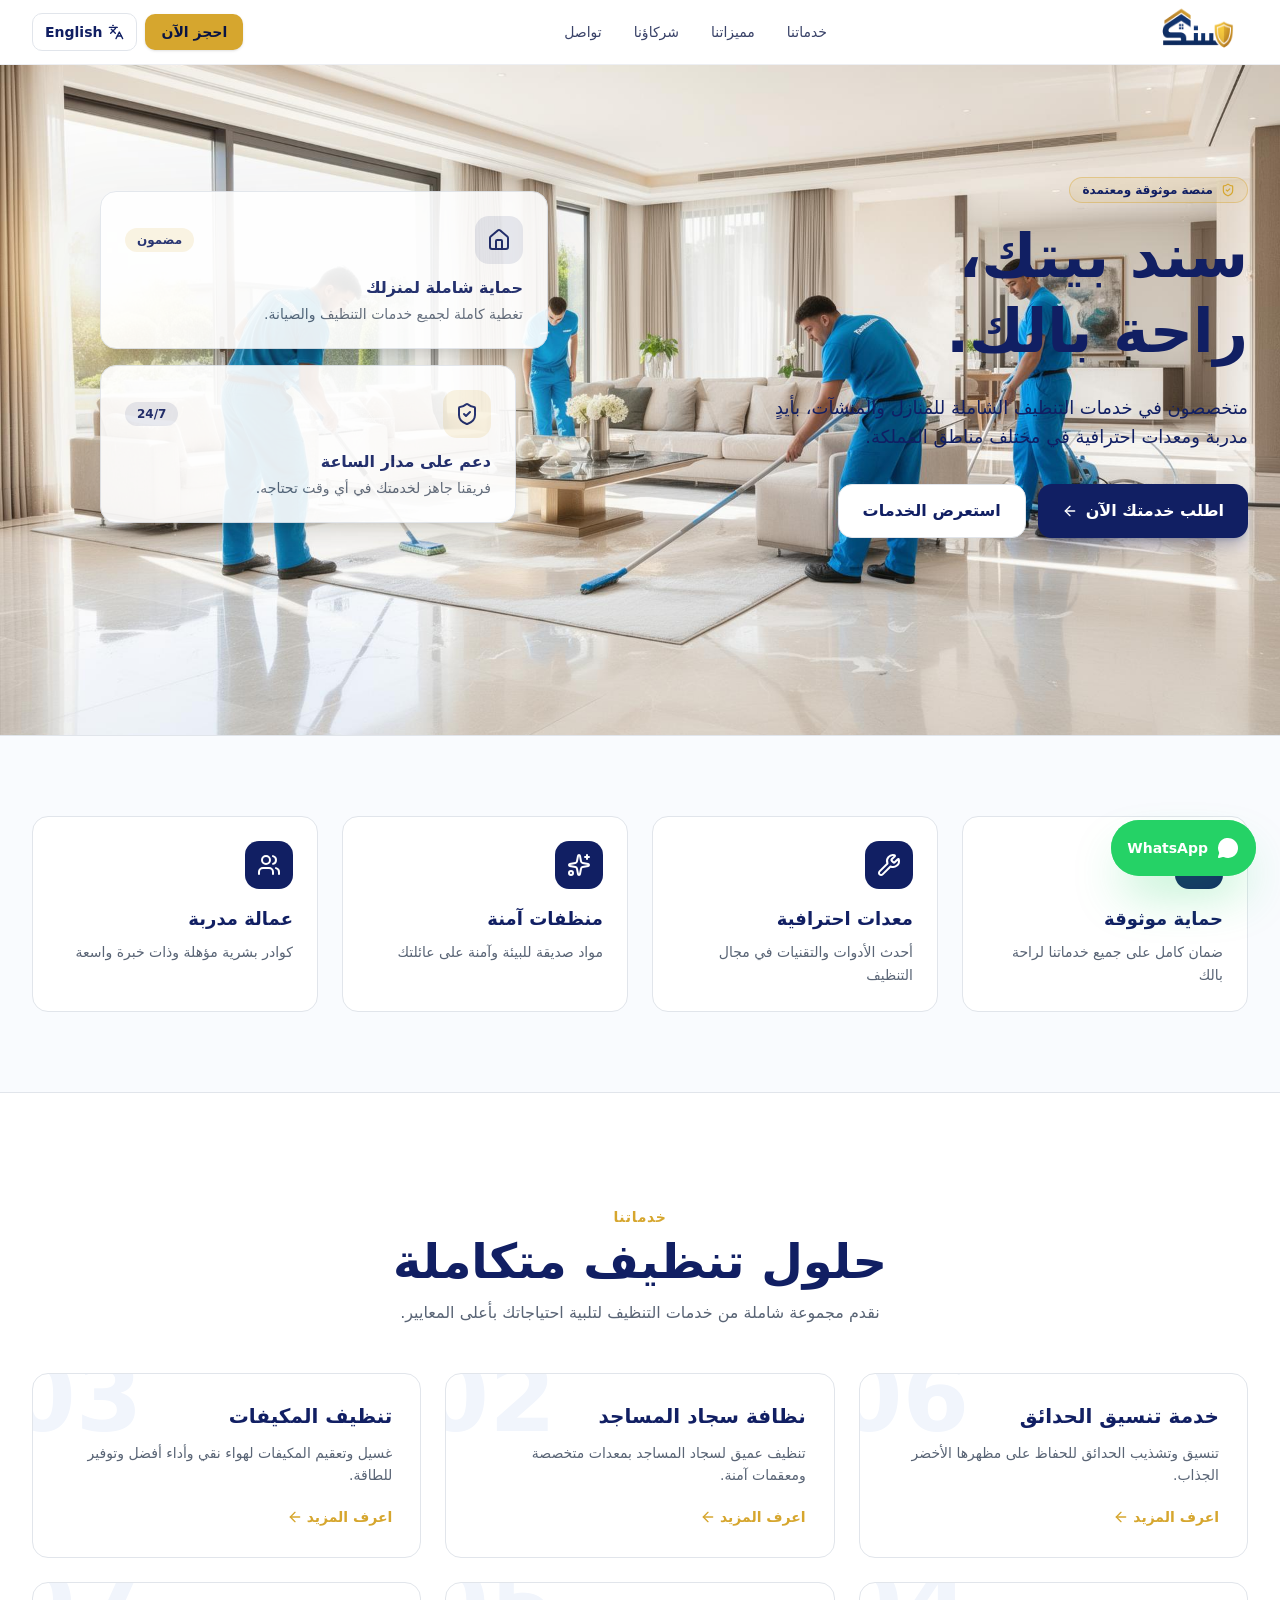
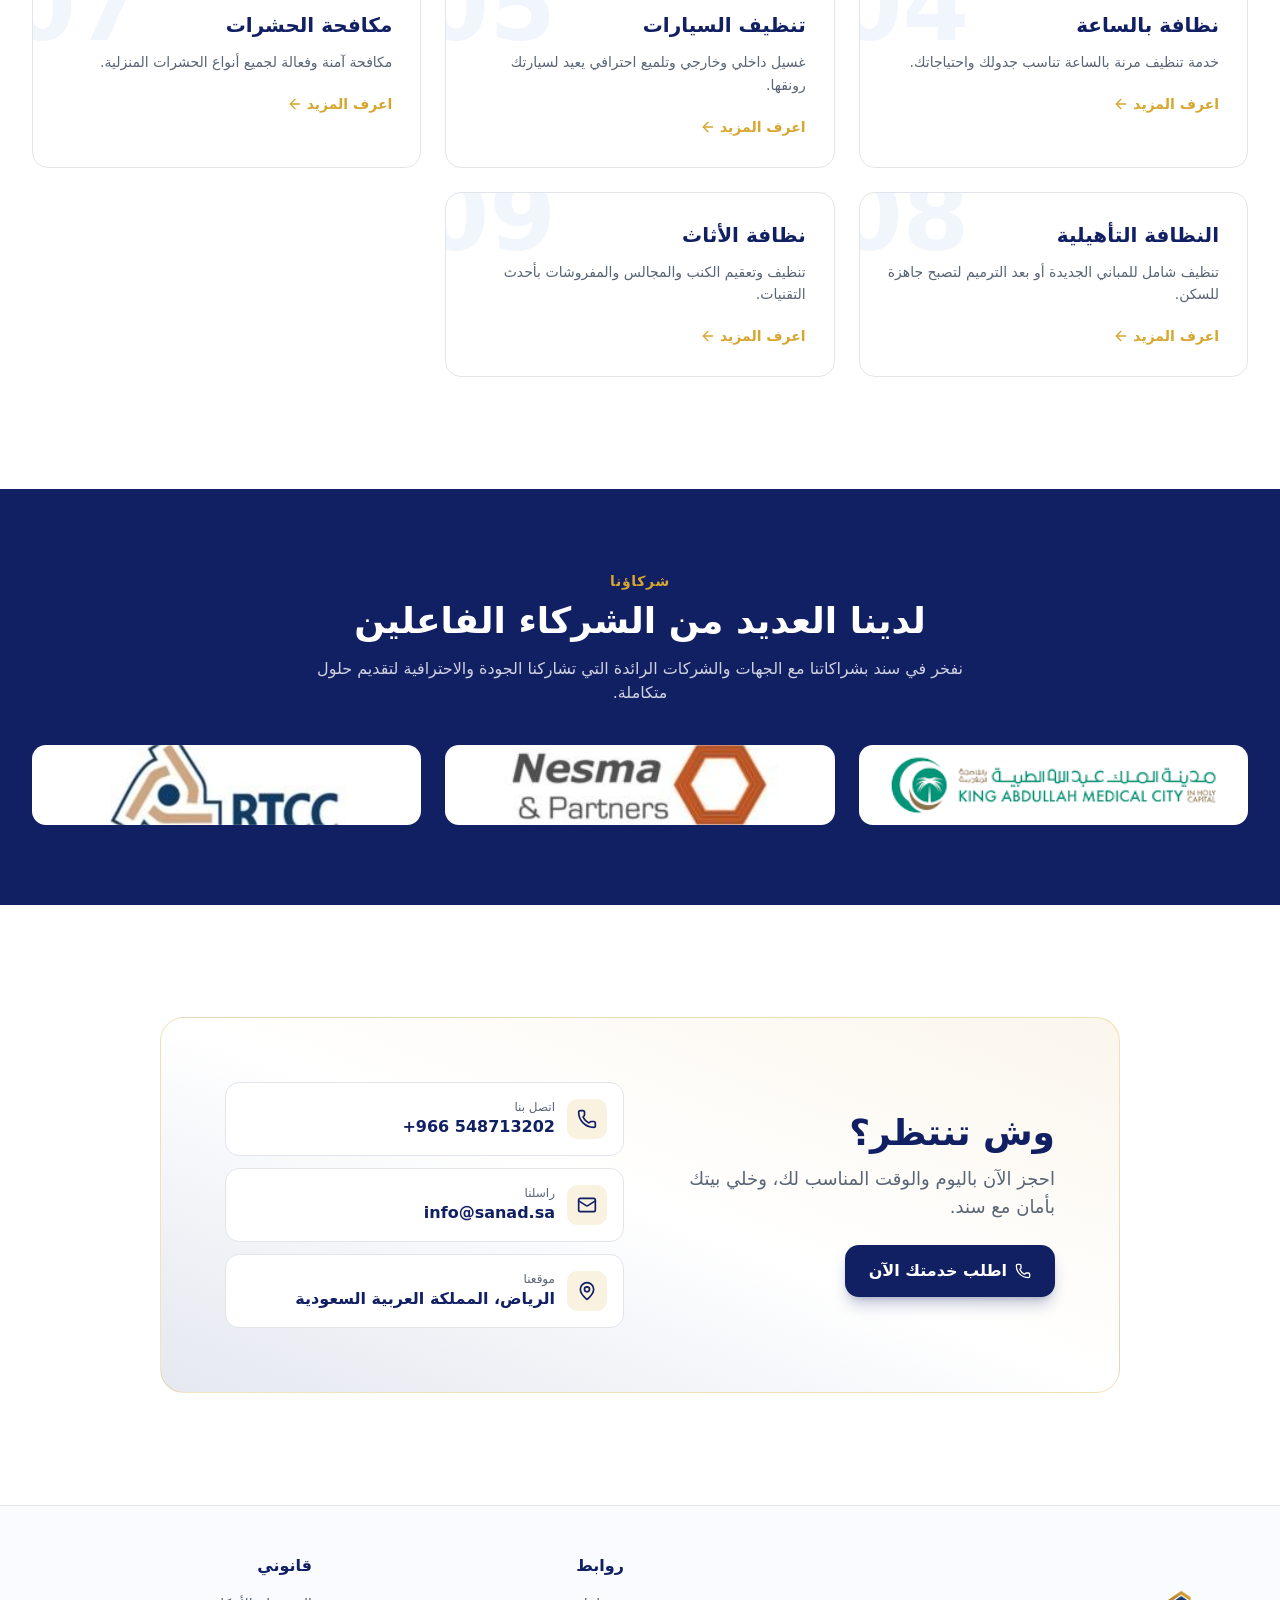
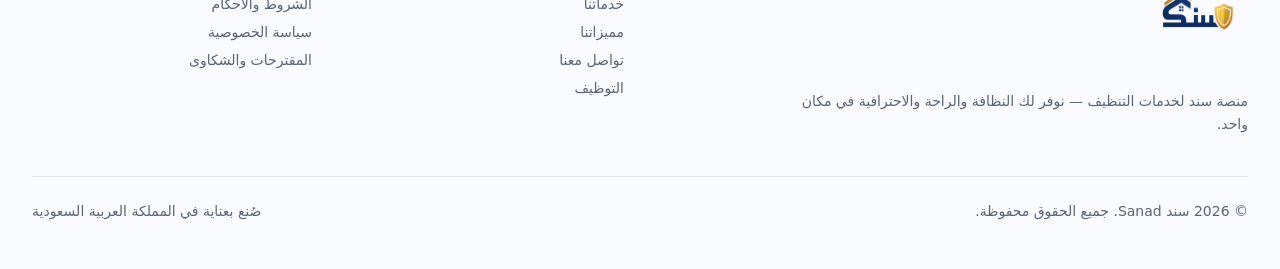
<file: index-en.html>
<!DOCTYPE html>
<html lang="ar" dir="rtl" data-tsd-source="assets/__root-3e9cccdb.tsx:116:5">

<head data-tsd-source="assets/__root-3e9cccdb.tsx:118:7">
    <meta charset="utf-8">
    <meta name="viewport" content="width=device-width, initial-scale=1">
    <link rel="stylesheet" href="assets/styles-c99f2f82.css" data-precedence="default">
    <link rel="stylesheet" href="https://fonts.googleapis.comassets/css2-e9511408.css?family=Tajawal:wght@400;500;700;900&amp;display=swap" data-precedence="default">
    <title>سند | خدمات العقار والصيانة المنزلية</title>
    <meta name="description" content="سند — منصة موثوقة لخدمات العقار والصيانة المنزلية في المملكة العربية السعودية. نوفر لك الحماية والراحة في منزلك.">
    <meta name="author" content="Sanad">
    <meta property="og:title" content="سند | خدمات العقار والصيانة المنزلية">
    <meta property="og:description" content="منصة موثوقة لخدمات العقار والصيانة المنزلية.">
    <meta property="og:type" content="website">
    <meta name="twitter:card" content="summary_large_image">
    <meta name="theme-color" content="#1a237e">
    <link rel="icon" href="/favicon.ico" type="image/x-icon">
    <style>
        /* Language toggle styles */
        body[data-lang="ar"] .lang-en { display: none; }
        body[data-lang="en"] .lang-ar { display: none; }
    </style>

    <!-- Meta Pixel Code -->
<script>
!function(f,b,e,v,n,t,s)
{if(f.fbq)return;n=f.fbq=function(){n.callMethod?
n.callMethod.apply(n,arguments):n.queue.push(arguments)};
if(!f._fbq)f._fbq=n;n.push=n;n.loaded=!0;n.version='2.0';
n.queue=[];t=b.createElement(e);t.async=!0;
t.src=v;s=b.getElementsByTagName(e)[0];
s.parentNode.insertBefore(t,s)}(window, document,'script',
'https://connect.facebook.net/en_US/fbevents.js');
fbq('init', '1604035391293971');
fbq('track', 'PageView');
</script>
<noscript><img height="1" width="1" style="display:none"
src="https://www.facebook.com/tr?id=1604035391293971&ev=PageView&noscript=1"
/></noscript>
<!-- End Meta Pixel Code -->

<!-- TikTok Pixel Code Start -->
<script>
!function (w, d, t) {
    w.TiktokAnalyticsObject=t;var ttq=w[t]=w[t]||[];ttq.methods=["page","track","identify","instances","debug","on","off","once","ready","alias","group","enableCookie","disableCookie","holdConsent","revokeConsent","grantConsent"],ttq.setAndDefer=function(t,e){t[e]=function(){t.push([e].concat(Array.prototype.slice.call(arguments,0)))}};for(var i=0;i<ttq.methods.length;i++)ttq.setAndDefer(ttq,ttq.methods[i]);ttq.instance=function(t){for(
var e=ttq._i[t]||[],n=0;n<ttq.methods.length;n++)ttq.setAndDefer(e,ttq.methods[n]);return e},ttq.load=function(e,n){var r="https://analytics.tiktok.com/i18n/pixel/events.js",o=n&&n.partner;ttq._i=ttq._i||{},ttq._i[e]=[],ttq._i[e]._u=r,ttq._t=ttq._t||{},ttq._t[e]=+new Date,ttq._o=ttq._o||{},ttq._o[e]=n||{};n=document.createElement("script")
;n.type="text/javascript",n.async=!0,n.src=r+"?sdkid="+e+"&lib="+t;e=document.getElementsByTagName("script")[0];e.parentNode.insertBefore(n,e)};


    ttq.load('D9GEBHBC77U67C7IKEJ0');
    ttq.page();
}(window, document, 'ttq');
</script>
<!-- TikTok Pixel Code End -->

</head>

<body data-lang="ar" data-tsd-source="assets/__root-3e9cccdb.tsx:121:7">
    <!--$-->
    <div class="min-h-screen bg-background text-foreground" dir="rtl" data-tsd-source="assets/index-b7a8ec6f.tsx:194:10">

        <!-- Header -->
        <header class="sticky top-0 z-50 border-b border-border/60 bg-background/85 backdrop-blur" data-tsd-source="assets/index-b7a8ec6f.tsx:196:7">
            <div class="mx-auto flex h-16 max-w-7xl items-center justify-between px-4 md:px-8" data-tsd-source="assets/index-b7a8ec6f.tsx:197:9">
                <div class="flex items-center gap-2" data-tsd-source="assets/index-b7a8ec6f.tsx:198:11">
                    <div  class="grid h-14 w-14 place-items-center rounded-lg bg-white text-primary" data-tsd-source="assets/index-b7a8ec6f.tsx:199:13">
                        <img style="height: 120px; width:100px " src="assets/sanadLogo.png" alt="شعار سند" class="h-12 w-12 object-contain">
                    </div>
                    <!--<span class="text-2xl font-black tracking-tight text-primary" data-tsd-source="assets/index-b7a8ec6f.tsx:202:13">سند</span>-->
                </div>
                <nav class="hidden items-center gap-8 text-sm font-medium text-foreground/80 md:flex" data-tsd-source="assets/index-b7a8ec6f.tsx:206:11">
                    <a href="#services" class="transition-colors hover:text-primary">
                        <span class="lang-ar">خدماتنا</span><span class="lang-en">Services</span>
                    </a>
                    <a href="#features" class="transition-colors hover:text-primary">
                        <span class="lang-ar">مميزاتنا</span><span class="lang-en">Features</span>
                    </a>
                    <a href="#partners" class="transition-colors hover:text-primary">
                        <span class="lang-ar">شركاؤنا</span><span class="lang-en">Partners</span>
                    </a>
                    <a href="#contact" class="transition-colors hover:text-primary">
                        <span class="lang-ar">تواصل</span><span class="lang-en">Contact</span>
                    </a>
                </nav>
                <div class="flex items-center gap-2" data-tsd-source="assets/index-b7a8ec6f.tsx:212:11">
                    <a href="#contact" class="inline-flex items-center gap-2 rounded-lg bg-gold px-4 py-2 text-sm font-bold text-gold-foreground shadow-sm transition hover:brightness-95">
                        <span class="lang-ar">احجز الآن</span><span class="lang-en">Book Now</span>
                    </a>
                    <button type="button" id="langToggle" aria-label="Toggle language" class="inline-flex items-center gap-1.5 rounded-lg border border-border bg-background px-3 py-2 text-sm font-bold text-primary transition hover:bg-secondary" data-tsd-source="assets/index-b7a8ec6f.tsx:216:13">
                        <svg xmlns="http://www.w3.org/2000/svg" width="24" height="24" viewBox="0 0 24 24" fill="none" stroke="currentColor" stroke-width="2" stroke-linecap="round" stroke-linejoin="round" class="lucide lucide-languages h-4 w-4" aria-hidden="true" data-tsd-source="assets/index-b7a8ec6f.tsx:217:15">
                            <path d="m5 8 6 6"></path>
                            <path d="m4 14 6-6 2-3"></path>
                            <path d="M2 5h12"></path>
                            <path d="M7 2h1"></path>
                            <path d="m22 22-5-10-5 10"></path>
                            <path d="M14 18h6"></path>
                        </svg>
                        <span id="langLabel">English</span>
                    </button>
                </div>
            </div>
        </header>


        <!-- Hero Section -->
        <section style="background-image: url(assets/Image/HeroImage.jpg); background-size: cover; background-position: center; height: 670px;" class="relative overflow-hidden" data-tsd-source="assets/index-b7a8ec6f.tsx:225:7">
            <div class="absolute inset-0 -z-10 bg-[radial-gradient(ellipse_at_top_right,theme(colors.gold/20),transparent_60%),radial-gradient(ellipse_at_bottom_left,theme(colors.primary/10),transparent_55%)]" data-tsd-source="assets/index-b7a8ec6f.tsx:226:9"></div>
            <div class="mx-auto grid max-w-7xl gap-12 px-4 py-20 md:grid-cols-2 md:px-8 md:py-28" data-tsd-source="assets/index-b7a8ec6f.tsx:227:9">
                <div class="flex flex-col justify-center" data-tsd-source="assets/index-b7a8ec6f.tsx:228:11">
                    <span class="mb-4 inline-flex w-fit items-center gap-2 rounded-full border border-gold/40 bg-gold/10 px-3 py-1 text-xs font-bold text-primary" data-tsd-source="assets/index-b7a8ec6f.tsx:229:13">
                        <svg xmlns="http://www.w3.org/2000/svg" width="24" height="24" viewBox="0 0 24 24" fill="none" stroke="currentColor" stroke-width="2" stroke-linecap="round" stroke-linejoin="round" class="lucide lucide-shield-check h-3.5 w-3.5 text-gold" aria-hidden="true" data-tsd-source="assets/index-b7a8ec6f.tsx:230:15">
                            <path d="M20 13c0 5-3.5 7.5-7.66 8.95a1 1 0 0 1-.67-.01C7.5 20.5 4 18 4 13V6a1 1 0 0 1 1-1c2 0 4.5-1.2 6.24-2.72a1.17 1.17 0 0 1 1.52 0C14.51 3.81 17 5 19 5a1 1 0 0 1 1 1z"></path>
                            <path d="m9 12 2 2 4-4"></path>
                        </svg>
                        <span class="lang-ar">منصة موثوقة ومعتمدة</span><span class="lang-en">Trusted & Certified Platform</span>
                    </span>
                    <h1 class="text-4xl font-black leading-tight text-primary md:text-6xl" data-tsd-source="assets/index-b7a8ec6f.tsx:233:13">
                        <span class="lang-ar">سند بيتك،<br>راحة بالك.</span>
                        <span class="lang-en">Sanad your home,<br>peace of mind.</span>
                    </h1>
                    <p class="text-primary mt-6 max-w-lg text-lg leading-relaxed text-muted-foreground " data-tsd-source="assets/index-b7a8ec6f.tsx:238:13">
                        <span class="lang-ar">متخصصون في خدمات التنظيف الشاملة للمنازل والمنشآت، بأيدٍ مدربة ومعدات احترافية في مختلف مناطق المملكة.</span>
                        <span class="lang-en">Specialists in comprehensive cleaning services for homes and facilities, with trained hands and professional equipment across the Kingdom.</span>
                    </p>
                    <div class="mt-8 flex flex-wrap gap-3" data-tsd-source="assets/index-b7a8ec6f.tsx:239:13">
                        <a href="#contact" class="inline-flex items-center gap-2 rounded-xl bg-primary px-6 py-3.5 text-base font-bold text-primary-foreground shadow-lg shadow-primary/25 transition hover:translate-y-[-1px]" data-tsd-source="assets/index-b7a8ec6f.tsx:240:15">
                            <span class="lang-ar">اطلب خدمتك الآن</span><span class="lang-en">Request Service Now</span>
                            <svg xmlns="http://www.w3.org/2000/svg" width="24" height="24" viewBox="0 0 24 24" fill="none" stroke="currentColor" stroke-width="2" stroke-linecap="round" stroke-linejoin="round" class="lucide lucide-arrow-left h-4 w-4" aria-hidden="true" data-tsd-source="assets/index-b7a8ec6f.tsx:242:17">
                                <path d="m12 19-7-7 7-7"></path>
                                <path d="M19 12H5"></path>
                            </svg>
                        </a>
                        <a href="#services" class="inline-flex items-center gap-2 rounded-xl border border-border bg-background px-6 py-3.5 text-base font-bold text-primary transition hover:bg-secondary" data-tsd-source="assets/index-b7a8ec6f.tsx:244:15">
                            <span class="lang-ar">استعرض الخدمات</span><span class="lang-en">Explore Services</span>
                        </a>
                    </div>
                </div>
                <div class="relative flex items-center justify-center" style="opacity: 90%;" data-tsd-source="assets/index-b7a8ec6f.tsx:249:11">
                    <div class="absolute inset-0 rounded-3xl bg-gradient-to-br from-primary/5 to-gold/10 blur-2xl" data-tsd-source="assets/index-b7a8ec6f.tsx:250:13"></div>
                    <div class="relative grid w-full max-w-md gap-4" data-tsd-source="assets/index-b7a8ec6f.tsx:251:13">
                        <div class="rounded-2xl border border-border bg-card p-6 shadow-xl" data-tsd-source="assets/index-b7a8ec6f.tsx:252:15">
                            <div class="mb-3 flex items-center justify-between" data-tsd-source="assets/index-b7a8ec6f.tsx:253:17">
                                <div class="grid h-12 w-12 place-items-center rounded-xl bg-primary/10 text-primary" data-tsd-source="assets/index-b7a8ec6f.tsx:254:19">
                                    <svg xmlns="http://www.w3.org/2000/svg" width="24" height="24" viewBox="0 0 24 24" fill="none" stroke="currentColor" stroke-width="2" stroke-linecap="round" stroke-linejoin="round" class="lucide lucide-house h-6 w-6" aria-hidden="true" data-tsd-source="assets/index-b7a8ec6f.tsx:255:21">
                                        <path d="M15 21v-8a1 1 0 0 0-1-1h-4a1 1 0 0 0-1 1v8"></path>
                                        <path d="M3 10a2 2 0 0 1 .709-1.528l7-6a2 2 0 0 1 2.582 0l7 6A2 2 0 0 1 21 10v9a2 2 0 0 1-2 2H5a2 2 0 0 1-2-2z"></path>
                                    </svg>
                                </div>
                                <span class="rounded-full bg-gold/15 px-3 py-1 text-xs font-bold text-primary" data-tsd-source="assets/index-b7a8ec6f.tsx:257:19">
                                    <span class="lang-ar">مضمون</span><span class="lang-en">Guaranteed</span>
                                </span>
                            </div>
                            <h3 class="font-bold text-primary" data-tsd-source="assets/index-b7a8ec6f.tsx:259:17">
                                <span class="lang-ar">حماية شاملة لمنزلك</span><span class="lang-en">Comprehensive Home Protection</span>
                            </h3>
                            <p class="mt-1 text-sm text-muted-foreground" data-tsd-source="assets/index-b7a8ec6f.tsx:260:17">
                                <span class="lang-ar">تغطية كاملة لجميع خدمات التنظيف والصيانة.</span><span class="lang-en">Complete coverage for all cleaning and maintenance services.</span>
                            </p>
                        </div>
                        <div class="ms-8 rounded-2xl border border-border bg-card p-6 shadow-xl" data-tsd-source="assets/index-b7a8ec6f.tsx:262:15">
                            <div class="mb-3 flex items-center justify-between" data-tsd-source="assets/index-b7a8ec6f.tsx:263:17">
                                <div class="grid h-12 w-12 place-items-center rounded-xl bg-gold/15 text-primary" data-tsd-source="assets/index-b7a8ec6f.tsx:264:19">
                                    <svg xmlns="http://www.w3.org/2000/svg" width="24" height="24" viewBox="0 0 24 24" fill="none" stroke="currentColor" stroke-width="2" stroke-linecap="round" stroke-linejoin="round" class="lucide lucide-shield-check h-6 w-6" aria-hidden="true" data-tsd-source="assets/index-b7a8ec6f.tsx:265:21">
                                        <path d="M20 13c0 5-3.5 7.5-7.66 8.95a1 1 0 0 1-.67-.01C7.5 20.5 4 18 4 13V6a1 1 0 0 1 1-1c2 0 4.5-1.2 6.24-2.72a1.17 1.17 0 0 1 1.52 0C14.51 3.81 17 5 19 5a1 1 0 0 1 1 1z"></path>
                                        <path d="m9 12 2 2 4-4"></path>
                                    </svg>
                                </div>
                                <span class="rounded-full bg-primary/10 px-3 py-1 text-xs font-bold text-primary" data-tsd-source="assets/index-b7a8ec6f.tsx:267:19">24/7</span>
                            </div>
                            <h3 class="font-bold text-primary" data-tsd-source="assets/index-b7a8ec6f.tsx:269:17">
                                <span class="lang-ar">دعم على مدار الساعة</span><span class="lang-en">24/7 Support</span>
                            </h3>
                            <p class="mt-1 text-sm text-muted-foreground" data-tsd-source="assets/index-b7a8ec6f.tsx:270:17">
                                <span class="lang-ar">فريقنا جاهز لخدمتك في أي وقت تحتاجه.</span><span class="lang-en">Our team is ready to serve you anytime you need.</span>
                            </p>
                        </div>
                    </div>
                </div>
            </div>
        </section>

        <!-- Features Section -->
        <section id="features" class="border-y border-border bg-secondary/40 py-16 md:py-20" data-tsd-source="assets/index-b7a8ec6f.tsx:278:7">
            <div class="mx-auto max-w-7xl px-4 md:px-8" data-tsd-source="assets/index-b7a8ec6f.tsx:279:9">
                <div class="grid gap-6 sm:grid-cols-2 lg:grid-cols-4" data-tsd-source="assets/index-b7a8ec6f.tsx:280:11">
                    <div class="group rounded-2xl border border-border bg-card p-6 transition hover:border-gold/60 hover:shadow-lg" data-tsd-source="assets/index-b7a8ec6f.tsx:286:20">
                        <div class="mb-4 grid h-12 w-12 place-items-center rounded-xl bg-primary text-primary-foreground transition group-hover:bg-gold group-hover:text-gold-foreground" data-tsd-source="assets/index-b7a8ec6f.tsx:287:19">
                            <svg xmlns="http://www.w3.org/2000/svg" width="24" height="24" viewBox="0 0 24 24" fill="none" stroke="currentColor" stroke-width="2" stroke-linecap="round" stroke-linejoin="round" class="lucide lucide-shield-check h-6 w-6" aria-hidden="true" data-tsd-source="assets/index-b7a8ec6f.tsx:288:21">
                                <path d="M20 13c0 5-3.5 7.5-7.66 8.95a1 1 0 0 1-.67-.01C7.5 20.5 4 18 4 13V6a1 1 0 0 1 1-1c2 0 4.5-1.2 6.24-2.72a1.17 1.17 0 0 1 1.52 0C14.51 3.81 17 5 19 5a1 1 0 0 1 1 1z"></path>
                                <path d="m9 12 2 2 4-4"></path>
                            </svg>
                        </div>
                        <h3 class="text-lg font-bold text-primary" data-tsd-source="assets/index-b7a8ec6f.tsx:290:19">
                            <span class="lang-ar">حماية موثوقة</span><span class="lang-en">Reliable Protection</span>
                        </h3>
                        <p class="mt-2 text-sm leading-relaxed text-muted-foreground" data-tsd-source="assets/index-b7a8ec6f.tsx:291:19">
                            <span class="lang-ar">ضمان كامل على جميع خدماتنا لراحة بالك</span><span class="lang-en">Full guarantee on all our services for your peace of mind</span>
                        </p>
                    </div>
                    <div class="group rounded-2xl border border-border bg-card p-6 transition hover:border-gold/60 hover:shadow-lg" data-tsd-source="assets/index-b7a8ec6f.tsx:286:20">
                        <div class="mb-4 grid h-12 w-12 place-items-center rounded-xl bg-primary text-primary-foreground transition group-hover:bg-gold group-hover:text-gold-foreground" data-tsd-source="assets/index-b7a8ec6f.tsx:287:19">
                            <svg xmlns="http://www.w3.org/2000/svg" width="24" height="24" viewBox="0 0 24 24" fill="none" stroke="currentColor" stroke-width="2" stroke-linecap="round" stroke-linejoin="round" class="lucide lucide-wrench h-6 w-6" aria-hidden="true" data-tsd-source="assets/index-b7a8ec6f.tsx:288:21">
                                <path d="M14.7 6.3a1 1 0 0 0 0 1.4l1.6 1.6a1 1 0 0 0 1.4 0l3.106-3.105c.32-.322.863-.22.983.218a6 6 0 0 1-8.259 7.057l-7.91 7.91a1 1 0 0 1-2.999-3l7.91-7.91a6 6 0 0 1 7.057-8.259c.438.12.54.662.219.984z"></path>
                            </svg>
                        </div>
                        <h3 class="text-lg font-bold text-primary" data-tsd-source="assets/index-b7a8ec6f.tsx:290:19">
                            <span class="lang-ar">معدات احترافية</span><span class="lang-en">Professional Equipment</span>
                        </h3>
                        <p class="mt-2 text-sm leading-relaxed text-muted-foreground" data-tsd-source="assets/index-b7a8ec6f.tsx:291:19">
                            <span class="lang-ar">أحدث الأدوات والتقنيات في مجال التنظيف</span><span class="lang-en">Latest tools and technologies in cleaning</span>
                        </p>
                    </div>
                    <div class="group rounded-2xl border border-border bg-card p-6 transition hover:border-gold/60 hover:shadow-lg" data-tsd-source="assets/index-b7a8ec6f.tsx:286:20">
                        <div class="mb-4 grid h-12 w-12 place-items-center rounded-xl bg-primary text-primary-foreground transition group-hover:bg-gold group-hover:text-gold-foreground" data-tsd-source="assets/index-b7a8ec6f.tsx:287:19">
                            <svg xmlns="http://www.w3.org/2000/svg" width="24" height="24" viewBox="0 0 24 24" fill="none" stroke="currentColor" stroke-width="2" stroke-linecap="round" stroke-linejoin="round" class="lucide lucide-sparkles h-6 w-6" aria-hidden="true" data-tsd-source="assets/index-b7a8ec6f.tsx:288:21">
                                <path d="M11.017 2.814a1 1 0 0 1 1.966 0l1.051 5.558a2 2 0 0 0 1.594 1.594l5.558 1.051a1 1 0 0 1 0 1.966l-5.558 1.051a2 2 0 0 0-1.594 1.594l-1.051 5.558a1 1 0 0 1-1.966 0l-1.051-5.558a2 2 0 0 0-1.594-1.594l-5.558-1.051a1 1 0 0 1 0-1.966l5.558-1.051a2 2 0 0 0 1.594-1.594z"></path>
                                <path d="M20 2v4"></path>
                                <path d="M22 4h-4"></path>
                                <circle cx="4" cy="20" r="2"></circle>
                            </svg>
                        </div>
                        <h3 class="text-lg font-bold text-primary" data-tsd-source="assets/index-b7a8ec6f.tsx:290:19">
                            <span class="lang-ar">منظفات آمنة</span><span class="lang-en">Safe Detergents</span>
                        </h3>
                        <p class="mt-2 text-sm leading-relaxed text-muted-foreground" data-tsd-source="assets/index-b7a8ec6f.tsx:291:19">
                            <span class="lang-ar">مواد صديقة للبيئة وآمنة على عائلتك</span><span class="lang-en">Eco-friendly and safe for your family</span>
                        </p>
                    </div>
                    <div class="group rounded-2xl border border-border bg-card p-6 transition hover:border-gold/60 hover:shadow-lg" data-tsd-source="assets/index-b7a8ec6f.tsx:286:20">
                        <div class="mb-4 grid h-12 w-12 place-items-center rounded-xl bg-primary text-primary-foreground transition group-hover:bg-gold group-hover:text-gold-foreground" data-tsd-source="assets/index-b7a8ec6f.tsx:287:19">
                            <svg xmlns="http://www.w3.org/2000/svg" width="24" height="24" viewBox="0 0 24 24" fill="none" stroke="currentColor" stroke-width="2" stroke-linecap="round" stroke-linejoin="round" class="lucide lucide-users h-6 w-6" aria-hidden="true" data-tsd-source="assets/index-b7a8ec6f.tsx:288:21">
                                <path d="M16 21v-2a4 4 0 0 0-4-4H6a4 4 0 0 0-4 4v2"></path>
                                <path d="M16 3.128a4 4 0 0 1 0 7.744"></path>
                                <path d="M22 21v-2a4 4 0 0 0-3-3.87"></path>
                                <circle cx="9" cy="7" r="4"></circle>
                            </svg>
                        </div>
                        <h3 class="text-lg font-bold text-primary" data-tsd-source="assets/index-b7a8ec6f.tsx:290:19">
                            <span class="lang-ar">عمالة مدربة</span><span class="lang-en">Trained Staff</span>
                        </h3>
                        <p class="mt-2 text-sm leading-relaxed text-muted-foreground" data-tsd-source="assets/index-b7a8ec6f.tsx:291:19">
                            <span class="lang-ar">كوادر بشرية مؤهلة وذات خبرة واسعة</span><span class="lang-en">Qualified and experienced personnel</span>
                        </p>
                    </div>
                </div>
            </div>
        </section>

        <!-- Services Section -->
        <section id="services" class="py-20 md:py-28" data-tsd-source="assets/index-b7a8ec6f.tsx:299:7">
            <div class="mx-auto max-w-7xl px-4 md:px-8" data-tsd-source="assets/index-b7a8ec6f.tsx:300:9">
                <div class="mb-12 text-center" data-tsd-source="assets/index-b7a8ec6f.tsx:301:11">
                    <span class="text-sm font-bold uppercase tracking-wider text-gold" data-tsd-source="assets/index-b7a8ec6f.tsx:302:13">
                        <span class="lang-ar">خدماتنا</span><span class="lang-en">Our Services</span>
                    </span>
                    <h2 class="mt-2 text-3xl font-black text-primary md:text-5xl" data-tsd-source="assets/index-b7a8ec6f.tsx:303:13">
                        <span class="lang-ar">حلول تنظيف متكاملة</span><span class="lang-en">Integrated Cleaning Solutions</span>
                    </h2>
                    <p class="mx-auto mt-4 max-w-2xl text-muted-foreground" data-tsd-source="assets/index-b7a8ec6f.tsx:304:13">
                        <span class="lang-ar">نقدم مجموعة شاملة من خدمات التنظيف لتلبية احتياجاتك بأعلى المعايير.</span><span class="lang-en">We offer a comprehensive range of cleaning services to meet your needs with the highest standards.</span>
                    </p>
                </div>
                <div class="grid gap-6 md:grid-cols-2 lg:grid-cols-3" data-tsd-source="assets/index-b7a8ec6f.tsx:306:11">


                    <!-- Service 06 -->
                    <div class="relative overflow-hidden rounded-2xl border border-border bg-card p-7 transition hover:shadow-xl" data-tsd-source="assets/index-b7a8ec6f.tsx:307:39">
                        <div class="absolute -end-6 -top-6 text-8xl font-black text-secondary" data-tsd-source="assets/index-b7a8ec6f.tsx:308:17">06</div>
                        <div class="relative" data-tsd-source="assets/index-b7a8ec6f.tsx:311:17">
                            <h3 class="text-xl font-bold text-primary" data-tsd-source="assets/index-b7a8ec6f.tsx:312:19">
                                <span class="lang-ar">خدمة تنسيق الحدائق</span><span class="lang-en">Garden Landscaping</span>
                            </h3>
                            <p class="mt-3 text-sm leading-relaxed text-muted-foreground" data-tsd-source="assets/index-b7a8ec6f.tsx:313:19">
                                <span class="lang-ar">تنسيق وتشذيب الحدائق للحفاظ على مظهرها الأخضر الجذاب.</span><span class="lang-en">Garden arrangement and trimming to maintain their attractive green appearance.</span>
                            </p>
                            <div class="mt-5 inline-flex items-center gap-1 text-sm font-bold text-gold" data-tsd-source="assets/index-b7a8ec6f.tsx:314:19">
                                <span class="lang-ar">اعرف المزيد</span><span class="lang-en">Learn More</span>
                                <svg xmlns="http://www.w3.org/2000/svg" width="24" height="24" viewBox="0 0 24 24" fill="none" stroke="currentColor" stroke-width="2" stroke-linecap="round" stroke-linejoin="round" class="lucide lucide-arrow-left h-4 w-4" aria-hidden="true" data-tsd-source="assets/index-b7a8ec6f.tsx:315:35">
                                    <path d="m12 19-7-7 7-7"></path>
                                    <path d="M19 12H5"></path>
                                </svg>
                            </div>
                        </div>
                    </div>

                    <!-- Service 02 -->
                    <div class="relative overflow-hidden rounded-2xl border border-border bg-card p-7 transition hover:shadow-xl" data-tsd-source="assets/index-b7a8ec6f.tsx:307:39">
                        <div class="absolute -end-6 -top-6 text-8xl font-black text-secondary" data-tsd-source="assets/index-b7a8ec6f.tsx:308:17">02</div>
                        <div class="relative" data-tsd-source="assets/index-b7a8ec6f.tsx:311:17">
                            <h3 class="text-xl font-bold text-primary" data-tsd-source="assets/index-b7a8ec6f.tsx:312:19">
                                <span class="lang-ar">نظافة سجاد المساجد</span><span class="lang-en">Mosque Carpet Cleaning</span>
                            </h3>
                            <p class="mt-3 text-sm leading-relaxed text-muted-foreground" data-tsd-source="assets/index-b7a8ec6f.tsx:313:19">
                                <span class="lang-ar">تنظيف عميق لسجاد المساجد بمعدات متخصصة ومعقمات آمنة.</span><span class="lang-en">Deep cleaning of mosque carpets with specialized equipment and safe disinfectants.</span>
                            </p>
                            <div class="mt-5 inline-flex items-center gap-1 text-sm font-bold text-gold" data-tsd-source="assets/index-b7a8ec6f.tsx:314:19">
                                <span class="lang-ar">اعرف المزيد</span><span class="lang-en">Learn More</span>
                                <svg xmlns="http://www.w3.org/2000/svg" width="24" height="24" viewBox="0 0 24 24" fill="none" stroke="currentColor" stroke-width="2" stroke-linecap="round" stroke-linejoin="round" class="lucide lucide-arrow-left h-4 w-4" aria-hidden="true" data-tsd-source="assets/index-b7a8ec6f.tsx:315:35">
                                    <path d="m12 19-7-7 7-7"></path>
                                    <path d="M19 12H5"></path>
                                </svg>
                            </div>
                        </div>
                    </div>

                    <!-- Service 03 -->
                    <div class="relative overflow-hidden rounded-2xl border border-border bg-card p-7 transition hover:shadow-xl" data-tsd-source="assets/index-b7a8ec6f.tsx:307:39">
                        <div class="absolute -end-6 -top-6 text-8xl font-black text-secondary" data-tsd-source="assets/index-b7a8ec6f.tsx:308:17">03</div>
                        <div class="relative" data-tsd-source="assets/index-b7a8ec6f.tsx:311:17">
                            <h3 class="text-xl font-bold text-primary" data-tsd-source="assets/index-b7a8ec6f.tsx:312:19">
                                <span class="lang-ar">تنظيف المكيفات</span><span class="lang-en">AC Cleaning</span>
                            </h3>
                            <p class="mt-3 text-sm leading-relaxed text-muted-foreground" data-tsd-source="assets/index-b7a8ec6f.tsx:313:19">
                                <span class="lang-ar">غسيل وتعقيم المكيفات لهواء نقي وأداء أفضل وتوفير للطاقة.</span><span class="lang-en">Washing and sterilizing air conditioners for fresh air, better performance, and energy saving.</span>
                            </p>
                            <div class="mt-5 inline-flex items-center gap-1 text-sm font-bold text-gold" data-tsd-source="assets/index-b7a8ec6f.tsx:314:19">
                                <span class="lang-ar">اعرف المزيد</span><span class="lang-en">Learn More</span>
                                <svg xmlns="http://www.w3.org/2000/svg" width="24" height="24" viewBox="0 0 24 24" fill="none" stroke="currentColor" stroke-width="2" stroke-linecap="round" stroke-linejoin="round" class="lucide lucide-arrow-left h-4 w-4" aria-hidden="true" data-tsd-source="assets/index-b7a8ec6f.tsx:315:35">
                                    <path d="m12 19-7-7 7-7"></path>
                                    <path d="M19 12H5"></path>
                                </svg>
                            </div>
                        </div>
                    </div>

                    <!-- Service 04 -->
                    <div class="relative overflow-hidden rounded-2xl border border-border bg-card p-7 transition hover:shadow-xl" data-tsd-source="assets/index-b7a8ec6f.tsx:307:39">
                        <div class="absolute -end-6 -top-6 text-8xl font-black text-secondary" data-tsd-source="assets/index-b7a8ec6f.tsx:308:17">04</div>
                        <div class="relative" data-tsd-source="assets/index-b7a8ec6f.tsx:311:17">
                            <h3 class="text-xl font-bold text-primary" data-tsd-source="assets/index-b7a8ec6f.tsx:312:19">
                                <span class="lang-ar">نظافة بالساعة</span><span class="lang-en">Hourly Cleaning</span>
                            </h3>
                            <p class="mt-3 text-sm leading-relaxed text-muted-foreground" data-tsd-source="assets/index-b7a8ec6f.tsx:313:19">
                                <span class="lang-ar">خدمة تنظيف مرنة بالساعة تناسب جدولك واحتياجاتك.</span><span class="lang-en">Flexible hourly cleaning service that fits your schedule and needs.</span>
                            </p>
                            <div class="mt-5 inline-flex items-center gap-1 text-sm font-bold text-gold" data-tsd-source="assets/index-b7a8ec6f.tsx:314:19">
                                <span class="lang-ar">اعرف المزيد</span><span class="lang-en">Learn More</span>
                                <svg xmlns="http://www.w3.org/2000/svg" width="24" height="24" viewBox="0 0 24 24" fill="none" stroke="currentColor" stroke-width="2" stroke-linecap="round" stroke-linejoin="round" class="lucide lucide-arrow-left h-4 w-4" aria-hidden="true" data-tsd-source="assets/index-b7a8ec6f.tsx:315:35">
                                    <path d="m12 19-7-7 7-7"></path>
                                    <path d="M19 12H5"></path>
                                </svg>
                            </div>
                        </div>
                    </div>

                    <!-- Service 05 -->
                    <div class="relative overflow-hidden rounded-2xl border border-border bg-card p-7 transition hover:shadow-xl" data-tsd-source="assets/index-b7a8ec6f.tsx:307:39">
                        <div class="absolute -end-6 -top-6 text-8xl font-black text-secondary" data-tsd-source="assets/index-b7a8ec6f.tsx:308:17">05</div>
                        <div class="relative" data-tsd-source="assets/index-b7a8ec6f.tsx:311:17">
                            <h3 class="text-xl font-bold text-primary" data-tsd-source="assets/index-b7a8ec6f.tsx:312:19">
                                <span class="lang-ar">تنظيف السيارات</span><span class="lang-en">Car Cleaning</span>
                            </h3>
                            <p class="mt-3 text-sm leading-relaxed text-muted-foreground" data-tsd-source="assets/index-b7a8ec6f.tsx:313:19">
                                <span class="lang-ar">غسيل داخلي وخارجي وتلميع احترافي يعيد لسيارتك رونقها.</span><span class="lang-en">Interior and exterior washing with professional polishing to restore your car's shine.</span>
                            </p>
                            <div class="mt-5 inline-flex items-center gap-1 text-sm font-bold text-gold" data-tsd-source="assets/index-b7a8ec6f.tsx:314:19">
                                <span class="lang-ar">اعرف المزيد</span><span class="lang-en">Learn More</span>
                                <svg xmlns="http://www.w3.org/2000/svg" width="24" height="24" viewBox="0 0 24 24" fill="none" stroke="currentColor" stroke-width="2" stroke-linecap="round" stroke-linejoin="round" class="lucide lucide-arrow-left h-4 w-4" aria-hidden="true" data-tsd-source="assets/index-b7a8ec6f.tsx:315:35">
                                    <path d="m12 19-7-7 7-7"></path>
                                    <path d="M19 12H5"></path>
                                </svg>
                            </div>
                        </div>
                    </div>

                    

                    <!-- Service 07 -->
                    <div class="relative overflow-hidden rounded-2xl border border-border bg-card p-7 transition hover:shadow-xl" data-tsd-source="assets/index-b7a8ec6f.tsx:307:39">
                        <div class="absolute -end-6 -top-6 text-8xl font-black text-secondary" data-tsd-source="assets/index-b7a8ec6f.tsx:308:17">07</div>
                        <div class="relative" data-tsd-source="assets/index-b7a8ec6f.tsx:311:17">
                            <h3 class="text-xl font-bold text-primary" data-tsd-source="assets/index-b7a8ec6f.tsx:312:19">
                                <span class="lang-ar">مكافحة الحشرات</span><span class="lang-en">Pest Control</span>
                            </h3>
                            <p class="mt-3 text-sm leading-relaxed text-muted-foreground" data-tsd-source="assets/index-b7a8ec6f.tsx:313:19">
                                <span class="lang-ar">مكافحة آمنة وفعالة لجميع أنواع الحشرات المنزلية.</span><span class="lang-en">Safe and effective control of all types of household pests.</span>
                            </p>
                            <div class="mt-5 inline-flex items-center gap-1 text-sm font-bold text-gold" data-tsd-source="assets/index-b7a8ec6f.tsx:314:19">
                                <span class="lang-ar">اعرف المزيد</span><span class="lang-en">Learn More</span>
                                <svg xmlns="http://www.w3.org/2000/svg" width="24" height="24" viewBox="0 0 24 24" fill="none" stroke="currentColor" stroke-width="2" stroke-linecap="round" stroke-linejoin="round" class="lucide lucide-arrow-left h-4 w-4" aria-hidden="true" data-tsd-source="assets/index-b7a8ec6f.tsx:315:35">
                                    <path d="m12 19-7-7 7-7"></path>
                                    <path d="M19 12H5"></path>
                                </svg>
                            </div>
                        </div>
                    </div>

                    <!-- Service 08 -->
                    <div class="relative overflow-hidden rounded-2xl border border-border bg-card p-7 transition hover:shadow-xl" data-tsd-source="assets/index-b7a8ec6f.tsx:307:39">
                        <div class="absolute -end-6 -top-6 text-8xl font-black text-secondary" data-tsd-source="assets/index-b7a8ec6f.tsx:308:17">08</div>
                        <div class="relative" data-tsd-source="assets/index-b7a8ec6f.tsx:311:17">
                            <h3 class="text-xl font-bold text-primary" data-tsd-source="assets/index-b7a8ec6f.tsx:312:19">
                                <span class="lang-ar">النظافة التأهيلية</span><span class="lang-en">Rehabilitation Cleaning</span>
                            </h3>
                            <p class="mt-3 text-sm leading-relaxed text-muted-foreground" data-tsd-source="assets/index-b7a8ec6f.tsx:313:19">
                                <span class="lang-ar">تنظيف شامل للمباني الجديدة أو بعد الترميم لتصبح جاهزة للسكن.</span><span class="lang-en">Comprehensive cleaning for new buildings or after renovation to be ready for occupancy.</span>
                            </p>
                            <div class="mt-5 inline-flex items-center gap-1 text-sm font-bold text-gold" data-tsd-source="assets/index-b7a8ec6f.tsx:314:19">
                                <span class="lang-ar">اعرف المزيد</span><span class="lang-en">Learn More</span>
                                <svg xmlns="http://www.w3.org/2000/svg" width="24" height="24" viewBox="0 0 24 24" fill="none" stroke="currentColor" stroke-width="2" stroke-linecap="round" stroke-linejoin="round" class="lucide lucide-arrow-left h-4 w-4" aria-hidden="true" data-tsd-source="assets/index-b7a8ec6f.tsx:315:35">
                                    <path d="m12 19-7-7 7-7"></path>
                                    <path d="M19 12H5"></path>
                                </svg>
                            </div>
                        </div>
                    </div>

                    <!-- Service 09 -->
                    <div class="relative overflow-hidden rounded-2xl border border-border bg-card p-7 transition hover:shadow-xl" data-tsd-source="assets/index-b7a8ec6f.tsx:307:39">
                        <div class="absolute -end-6 -top-6 text-8xl font-black text-secondary" data-tsd-source="assets/index-b7a8ec6f.tsx:308:17">09</div>
                        <div class="relative" data-tsd-source="assets/index-b7a8ec6f.tsx:311:17">
                            <h3 class="text-xl font-bold text-primary" data-tsd-source="assets/index-b7a8ec6f.tsx:312:19">
                                <span class="lang-ar">نظافة الأثاث</span><span class="lang-en">Furniture Cleaning</span>
                            </h3>
                            <p class="mt-3 text-sm leading-relaxed text-muted-foreground" data-tsd-source="assets/index-b7a8ec6f.tsx:313:19">
                                <span class="lang-ar">تنظيف وتعقيم الكنب والمجالس والمفروشات بأحدث التقنيات.</span><span class="lang-en">Cleaning and sanitizing sofas, seating, and upholstery with the latest techniques.</span>
                            </p>
                            <div class="mt-5 inline-flex items-center gap-1 text-sm font-bold text-gold" data-tsd-source="assets/index-b7a8ec6f.tsx:314:19">
                                <span class="lang-ar">اعرف المزيد</span><span class="lang-en">Learn More</span>
                                <svg xmlns="http://www.w3.org/2000/svg" width="24" height="24" viewBox="0 0 24 24" fill="none" stroke="currentColor" stroke-width="2" stroke-linecap="round" stroke-linejoin="round" class="lucide lucide-arrow-left h-4 w-4" aria-hidden="true" data-tsd-source="assets/index-b7a8ec6f.tsx:315:35">
                                    <path d="m12 19-7-7 7-7"></path>
                                    <path d="M19 12H5"></path>
                                </svg>
                            </div>
                        </div>
                    </div>

                </div>
            </div>
        </section>

        <!-- Partners Section -->
        <section id="partners" class="bg-primary py-16 text-primary-foreground md:py-20" data-tsd-source="assets/index-b7a8ec6f.tsx:324:7">
            <div class="mx-auto max-w-7xl px-4 md:px-8" data-tsd-source="assets/index-b7a8ec6f.tsx:325:9">
                <div class="text-center" data-tsd-source="assets/index-b7a8ec6f.tsx:326:11">
                    <span class="text-sm font-bold uppercase tracking-wider text-gold" data-tsd-source="assets/index-b7a8ec6f.tsx:327:13">
                        <span class="lang-ar">شركاؤنا</span><span class="lang-en">Our Partners</span>
                    </span>
                    <h2 class="mt-2 text-3xl font-black md:text-4xl" data-tsd-source="assets/index-b7a8ec6f.tsx:328:13">
                        <span class="lang-ar">لدينا العديد من الشركاء الفاعلين</span><span class="lang-en">We have many active partners</span>
                    </h2>
                    <p class="mx-auto mt-4 max-w-2xl text-primary-foreground/80" data-tsd-source="assets/index-b7a8ec6f.tsx:329:13">
                        <span class="lang-ar">نفخر في سند بشراكاتنا مع الجهات والشركات الرائدة التي تشاركنا الجودة والاحترافية لتقديم حلول متكاملة.</span><span class="lang-en">At Sanad, we are proud of our partnerships with leading entities and companies that share our quality and professionalism to provide integrated solutions.</span>
                    </p>
                </div>
                <div class="mt-10 grid grid-cols-2 gap-6 sm:grid-cols-3 md:grid-cols-3" data-tsd-source="assets/index-b7a8ec6f.tsx:331:11">
                    <div class="grid h-20 place-items-center rounded-xl border border-primary-foreground/15 bg-primary-foreground/5 font-bold text-primary-foreground/70" data-tsd-source="assets/index-b7a8ec6f.tsx:334:28" style="background-image: url(/assets/Image/partner2.png); background-size: cover; background-position: center;"></div>
                    <div class="grid h-20 place-items-center rounded-xl border border-primary-foreground/15 bg-primary-foreground/5 font-bold text-primary-foreground/70" data-tsd-source="assets/index-b7a8ec6f.tsx:334:28" style="background-image: url(/assets/Image/partner1.jpg); background-size: cover; background-position: center;"></div>
                    <div class="grid h-20 place-items-center rounded-xl border border-primary-foreground/15 bg-primary-foreground/5 font-bold text-primary-foreground/70" data-tsd-source="assets/index-b7a8ec6f.tsx:334:28" style="background-image: url(/assets/Image/partner3.jpg); background-size: cover; background-position: center;"></div>
                </div>
            </div>
        </section>

        <!-- Contact Section -->
        <section id="contact" class="py-20 md:py-28" data-tsd-source="assets/index-b7a8ec6f.tsx:342:7">
            <div class="mx-auto max-w-5xl px-4 md:px-8" data-tsd-source="assets/index-b7a8ec6f.tsx:343:9">
                <div class="relative overflow-hidden rounded-3xl border border-gold/30 bg-gradient-to-bl from-gold/10 via-background to-primary/10 p-10 md:p-16" data-tsd-source="assets/index-b7a8ec6f.tsx:344:11">
                    <div class="grid gap-8 md:grid-cols-2 md:items-center" data-tsd-source="assets/index-b7a8ec6f.tsx:345:13">
                        <div data-tsd-source="assets/index-b7a8ec6f.tsx:346:15">
                            <h2 class="text-3xl font-black text-primary md:text-4xl" data-tsd-source="assets/index-b7a8ec6f.tsx:347:17">
                                <span class="lang-ar">وش تنتظر؟</span><span class="lang-en">What are you waiting for?</span>
                            </h2>
                            <p class="mt-3 text-lg text-muted-foreground" data-tsd-source="assets/index-b7a8ec6f.tsx:348:17">
                                <span class="lang-ar">احجز الآن باليوم والوقت المناسب لك، وخلي بيتك بأمان مع سند.</span><span class="lang-en">Book now on the day and time that suits you, and keep your home safe with Sanad.</span>
                            </p>
                            <a href="https://wa.me/+966548713202?text=%D9%85%D8%B1%D8%AD%D8%A8%D9%8B%D8%A7%20%D8%B3%D9%86%D8%AF%D8%8C%20%D8%A3%D8%B1%D8%BA%D8%A8%20%D8%A8%D8%A7%D9%84%D8%A7%D8%B3%D8%AA%D9%81%D8%B3%D8%A7%D8%B1%20%D8%B9%D9%86%20%D8%AE%D8%AF%D9%85%D8%A7%D8%AA%D9%83%D9%85."  class="mt-6 inline-flex items-center gap-2 rounded-xl bg-primary px-6 py-3.5 font-bold text-primary-foreground shadow-lg shadow-primary/25 transition hover:translate-y-[-1px]" data-tsd-source="assets/index-b7a8ec6f.tsx:349:17">
                                <svg xmlns="http://www.w3.org/2000/svg" width="24" height="24" viewBox="0 0 24 24" fill="none" stroke="currentColor" stroke-width="2" stroke-linecap="round" stroke-linejoin="round" class="lucide lucide-phone h-4 w-4" aria-hidden="true" data-tsd-source="assets/index-b7a8ec6f.tsx:350:19">
                                    <path d="M13.832 16.568a1 1 0 0 0 1.213-.303l.355-.465A2 2 0 0 1 17 15h3a2 2 0 0 1 2 2v3a2 2 0 0 1-2 2A18 18 0 0 1 2 4a2 2 0 0 1 2-2h3a2 2 0 0 1 2 2v3a2 2 0 0 1-.8 1.6l-.468.351a1 1 0 0 0-.292 1.233 14 14 0 0 0 6.392 6.384"></path>
                                </svg>
                                <span class="lang-ar">اطلب خدمتك الآن</span><span class="lang-en">Request Service Now</span>
                            </a>
                        </div>
                        <div class="grid gap-3" data-tsd-source="assets/index-b7a8ec6f.tsx:354:15">
                            <div class="flex items-center gap-3 rounded-xl border border-border bg-card p-4" data-tsd-source="assets/index-b7a8ec6f.tsx:355:17">
                                <div class="grid h-10 w-10 place-items-center rounded-lg bg-gold/15 text-primary" data-tsd-source="assets/index-b7a8ec6f.tsx:356:19">
                                    <svg xmlns="http://www.w3.org/2000/svg" width="24" height="24" viewBox="0 0 24 24" fill="none" stroke="currentColor" stroke-width="2" stroke-linecap="round" stroke-linejoin="round" class="lucide lucide-phone h-5 w-5" aria-hidden="true" data-tsd-source="assets/index-b7a8ec6f.tsx:357:21">
                                        <path d="M13.832 16.568a1 1 0 0 0 1.213-.303l.355-.465A2 2 0 0 1 17 15h3a2 2 0 0 1 2 2v3a2 2 0 0 1-2 2A18 18 0 0 1 2 4a2 2 0 0 1 2-2h3a2 2 0 0 1 2 2v3a2 2 0 0 1-.8 1.6l-.468.351a1 1 0 0 0-.292 1.233 14 14 0 0 0 6.392 6.384"></path>
                                    </svg>
                                </div>
                                <div data-tsd-source="assets/index-b7a8ec6f.tsx:359:19">
                                    <div class="text-xs text-muted-foreground" data-tsd-source="assets/index-b7a8ec6f.tsx:360:21">
                                        <span class="lang-ar">اتصل بنا</span><span class="lang-en">Call Us</span>
                                    </div>
                                    <div class="font-bold text-primary" dir="ltr" data-tsd-source="assets/index-b7a8ec6f.tsx:361:21">+966 548713202</div>
                                </div>
                            </div>
                            <div class="flex items-center gap-3 rounded-xl border border-border bg-card p-4" data-tsd-source="assets/index-b7a8ec6f.tsx:364:17">
                                <div class="grid h-10 w-10 place-items-center rounded-lg bg-gold/15 text-primary" data-tsd-source="assets/index-b7a8ec6f.tsx:365:19">
                                    <svg xmlns="http://www.w3.org/2000/svg" width="24" height="24" viewBox="0 0 24 24" fill="none" stroke="currentColor" stroke-width="2" stroke-linecap="round" stroke-linejoin="round" class="lucide lucide-mail h-5 w-5" aria-hidden="true" data-tsd-source="assets/index-b7a8ec6f.tsx:366:21">
                                        <path d="m22 7-8.991 5.727a2 2 0 0 1-2.009 0L2 7"></path>
                                        <rect x="2" y="4" width="20" height="16" rx="2"></rect>
                                    </svg>
                                </div>
                                <div data-tsd-source="assets/index-b7a8ec6f.tsx:368:19">
                                    <div class="text-xs text-muted-foreground" data-tsd-source="assets/index-b7a8ec6f.tsx:369:21">
                                        <span class="lang-ar">راسلنا</span><span class="lang-en">Email Us</span>
                                    </div>
                                    <div class="font-bold text-primary" data-tsd-source="assets/index-b7a8ec6f.tsx:370:21">info@sanad.sa</div>
                                </div>
                            </div>
                            <div class="flex items-center gap-3 rounded-xl border border-border bg-card p-4" data-tsd-source="assets/index-b7a8ec6f.tsx:373:17">
                                <div class="grid h-10 w-10 place-items-center rounded-lg bg-gold/15 text-primary" data-tsd-source="assets/index-b7a8ec6f.tsx:374:19">
                                    <svg xmlns="http://www.w3.org/2000/svg" width="24" height="24" viewBox="0 0 24 24" fill="none" stroke="currentColor" stroke-width="2" stroke-linecap="round" stroke-linejoin="round" class="lucide lucide-map-pin h-5 w-5" aria-hidden="true" data-tsd-source="assets/index-b7a8ec6f.tsx:375:21">
                                        <path d="M20 10c0 4.993-5.539 10.193-7.399 11.799a1 1 0 0 1-1.202 0C9.539 20.193 4 14.993 4 10a8 8 0 0 1 16 0"></path>
                                        <circle cx="12" cy="10" r="3"></circle>
                                    </svg>
                                </div>
                                <div data-tsd-source="assets/index-b7a8ec6f.tsx:377:19">
                                    <div class="text-xs text-muted-foreground" data-tsd-source="assets/index-b7a8ec6f.tsx:378:21">
                                        <span class="lang-ar">موقعنا</span><span class="lang-en">Our Location</span>
                                    </div>
                                    <div class="font-bold text-primary" data-tsd-source="assets/index-b7a8ec6f.tsx:379:21">
                                        <span class="lang-ar">الرياض، المملكة العربية السعودية</span><span class="lang-en">Riyadh, Saudi Arabia</span>
                                    </div>
                                </div>
                            </div>
                        </div>
                    </div>
                </div>
            </div>
        </section>

        <!-- Footer -->
        <footer class="border-t border-border bg-secondary/40 py-12" data-tsd-source="assets/index-b7a8ec6f.tsx:389:7">
            <div class="mx-auto max-w-7xl px-4 md:px-8" data-tsd-source="assets/index-b7a8ec6f.tsx:390:9">
                <div class="grid gap-8 md:grid-cols-4" data-tsd-source="assets/index-b7a8ec6f.tsx:391:11">
                    <div class="md:col-span-2" data-tsd-source="assets/index-b7a8ec6f.tsx:392:13">
                        <div class="flex items-center gap-2" data-tsd-source="assets/index-b7a8ec6f.tsx:393:15">
                            <div class="grid h-14 w-14 place-items-center rounded-lg bg-white text-primary-foreground" data-tsd-source="assets/index-b7a8ec6f.tsx:394:17">
                                <img style="height: 120px; width: 100px;" src="assets/sanadLogo.png" alt="شعار سند" class="h-12 w-12 object-contain">
                            </div>
                        </div>
                        <p class="mt-4 max-w-md text-sm leading-relaxed text-muted-foreground" data-tsd-source="assets/index-b7a8ec6f.tsx:399:15">
                            <span class="lang-ar">منصة سند لخدمات التنظيف — نوفر لك النظافة والراحة والاحترافية في مكان واحد.</span>
                            <span class="lang-en">Sanad cleaning services platform — we provide you with cleanliness, comfort, and professionalism in one place.</span>
                        </p>
                    </div>
                    <div data-tsd-source="assets/index-b7a8ec6f.tsx:401:13">
                        <h4 class="mb-4 font-bold text-primary" data-tsd-source="assets/index-b7a8ec6f.tsx:402:15">
                            <span class="lang-ar">روابط</span><span class="lang-en">Links</span>
                        </h4>
                        <ul class="space-y-2 text-sm text-muted-foreground" data-tsd-source="assets/index-b7a8ec6f.tsx:403:15">
                            <li data-tsd-source="assets/index-b7a8ec6f.tsx:404:41"><a href="#" class="transition hover:text-primary"><span class="lang-ar">خدماتنا</span><span class="lang-en">Services</span></a></li>
                            <li data-tsd-source="assets/index-b7a8ec6f.tsx:404:41"><a href="#" class="transition hover:text-primary"><span class="lang-ar">مميزاتنا</span><span class="lang-en">Features</span></a></li>
                            <li data-tsd-source="assets/index-b7a8ec6f.tsx:404:41"><a href="#" class="transition hover:text-primary"><span class="lang-ar">تواصل معنا</span><span class="lang-en">Contact Us</span></a></li>
                            <li data-tsd-source="assets/index-b7a8ec6f.tsx:404:41"><a href="#" class="transition hover:text-primary"><span class="lang-ar">التوظيف</span><span class="lang-en">Careers</span></a></li>
                        </ul>
                    </div>
                    <div data-tsd-source="assets/index-b7a8ec6f.tsx:407:13">
                        <h4 class="mb-4 font-bold text-primary" data-tsd-source="assets/index-b7a8ec6f.tsx:408:15">
                            <span class="lang-ar">قانوني</span><span class="lang-en">Legal</span>
                        </h4>
                        <ul class="space-y-2 text-sm text-muted-foreground" data-tsd-source="assets/index-b7a8ec6f.tsx:409:15">
                            <li data-tsd-source="assets/index-b7a8ec6f.tsx:410:41"><a href="#" class="transition hover:text-primary"><span class="lang-ar">الشروط والأحكام</span><span class="lang-en">Terms & Conditions</span></a></li>
                            <li data-tsd-source="assets/index-b7a8ec6f.tsx:410:41"><a href="#" class="transition hover:text-primary"><span class="lang-ar">سياسة الخصوصية</span><span class="lang-en">Privacy Policy</span></a></li>
                            <li data-tsd-source="assets/index-b7a8ec6f.tsx:410:41"><a href="#" class="transition hover:text-primary"><span class="lang-ar">المقترحات والشكاوى</span><span class="lang-en">Suggestions & Complaints</span></a></li>
                        </ul>
                    </div>
                </div>
                <div class="mt-10 flex flex-col items-center justify-between gap-3 border-t border-border pt-6 text-sm text-muted-foreground md:flex-row" data-tsd-source="assets/index-b7a8ec6f.tsx:414:11">
                    <span data-tsd-source="assets/index-b7a8ec6f.tsx:415:13">
                        <span class="lang-ar">© 2026 سند Sanad. جميع الحقوق محفوظة.</span>
                        <span class="lang-en">© 2026 Sanad. All rights reserved.</span>
                    </span>
                    <span data-tsd-source="assets/index-b7a8ec6f.tsx:416:13">
                        <span class="lang-ar">صُنع بعناية في المملكة العربية السعودية</span>
                        <span class="lang-en">Made with care in Saudi Arabia</span>
                    </span>
                </div>
            </div>
        </footer>

        <!-- WhatsApp Floating Button -->
        <a href="https://wa.me/+966548713202?text=%D9%85%D8%B1%D8%AD%D8%A8%D9%8B%D8%A7%20%D8%B3%D9%86%D8%AF%D8%8C%20%D8%A3%D8%B1%D8%BA%D8%A8%20%D8%A8%D8%A7%D9%84%D8%A7%D8%B3%D8%AA%D9%81%D8%B3%D8%A7%D8%B1%20%D8%B9%D9%86%20%D8%AE%D8%AF%D9%85%D8%A7%D8%AA%D9%83%D9%85." target="_blank" rel="noopener noreferrer" aria-label="تواصل معنا على واتساب" title="تواصل معنا على واتساب" class="group fixed bottom-6 right-6 z-50 flex items-center gap-2 rounded-full bg-[#25D366] px-4 py-4 text-white shadow-2xl shadow-[#25D366]/40 transition hover:scale-105 hover:shadow-[#25D366]/60" data-tsd-source="assets/index-b7a8ec6f.tsx:422:7">
            <span class="absolute inset-0 -z-10 animate-ping rounded-full bg-[#25D366]/60" data-tsd-source="assets/index-b7a8ec6f.tsx:423:9"></span>
            <svg xmlns="http://www.w3.org/2000/svg" width="24" height="24" viewBox="0 0 24 24" fill="currentColor" stroke="currentColor" stroke-width="0" stroke-linecap="round" stroke-linejoin="round" class="lucide lucide-message-circle h-6 w-6" aria-hidden="true" data-tsd-source="assets/index-b7a8ec6f.tsx:424:9">
                <path d="M2.992 16.342a2 2 0 0 1 .094 1.167l-1.065 3.29a1 1 0 0 0 1.236 1.168l3.413-.998a2 2 0 0 1 1.099.092 10 10 0 1 0-4.777-4.719"></path>
            </svg>
            <span class="hidden text-sm font-bold sm:inline" data-tsd-source="assets/index-b7a8ec6f.tsx:425:9">WhatsApp</span>
        </a>

    </div>

    <!-- Language Toggle Script -->
    <script>
        const body = document.body;
        const langToggle = document.getElementById('langToggle');
        const langLabel = document.getElementById('langLabel');
        const html = document.documentElement;

        function setLanguage(lang) {
            body.setAttribute('data-lang', lang);
            html.setAttribute('lang', lang);
            html.setAttribute('dir', lang === 'ar' ? 'rtl' : 'ltr');
            langLabel.textContent = lang === 'ar' ? 'English' : 'العربية';
        }

        langToggle.addEventListener('click', () => {
            const currentLang = body.getAttribute('data-lang');
            const newLang = currentLang === 'ar' ? 'en' : 'ar';
            setLanguage(newLang);
        });

        // Initial state is Arabic
        setLanguage('ar');
    </script>
    <!--/$-->
</body>
</html>
</file>
